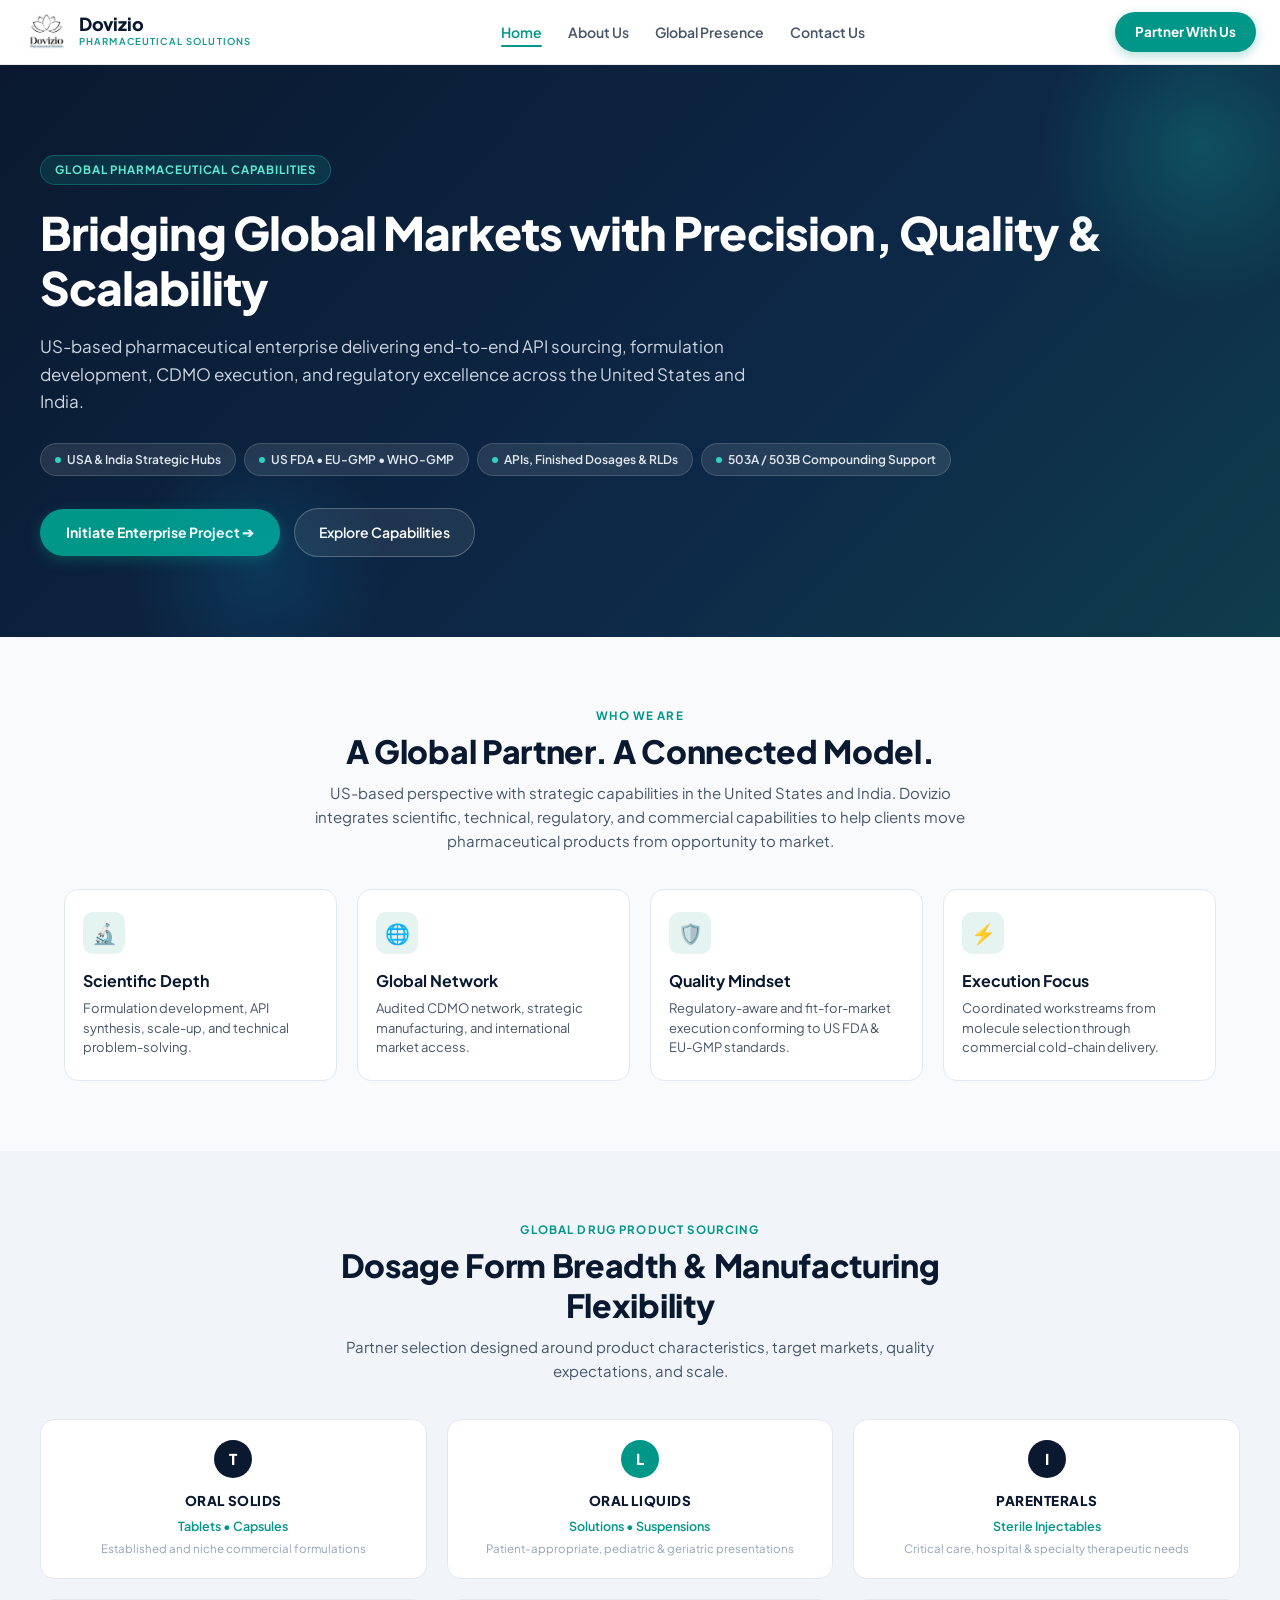
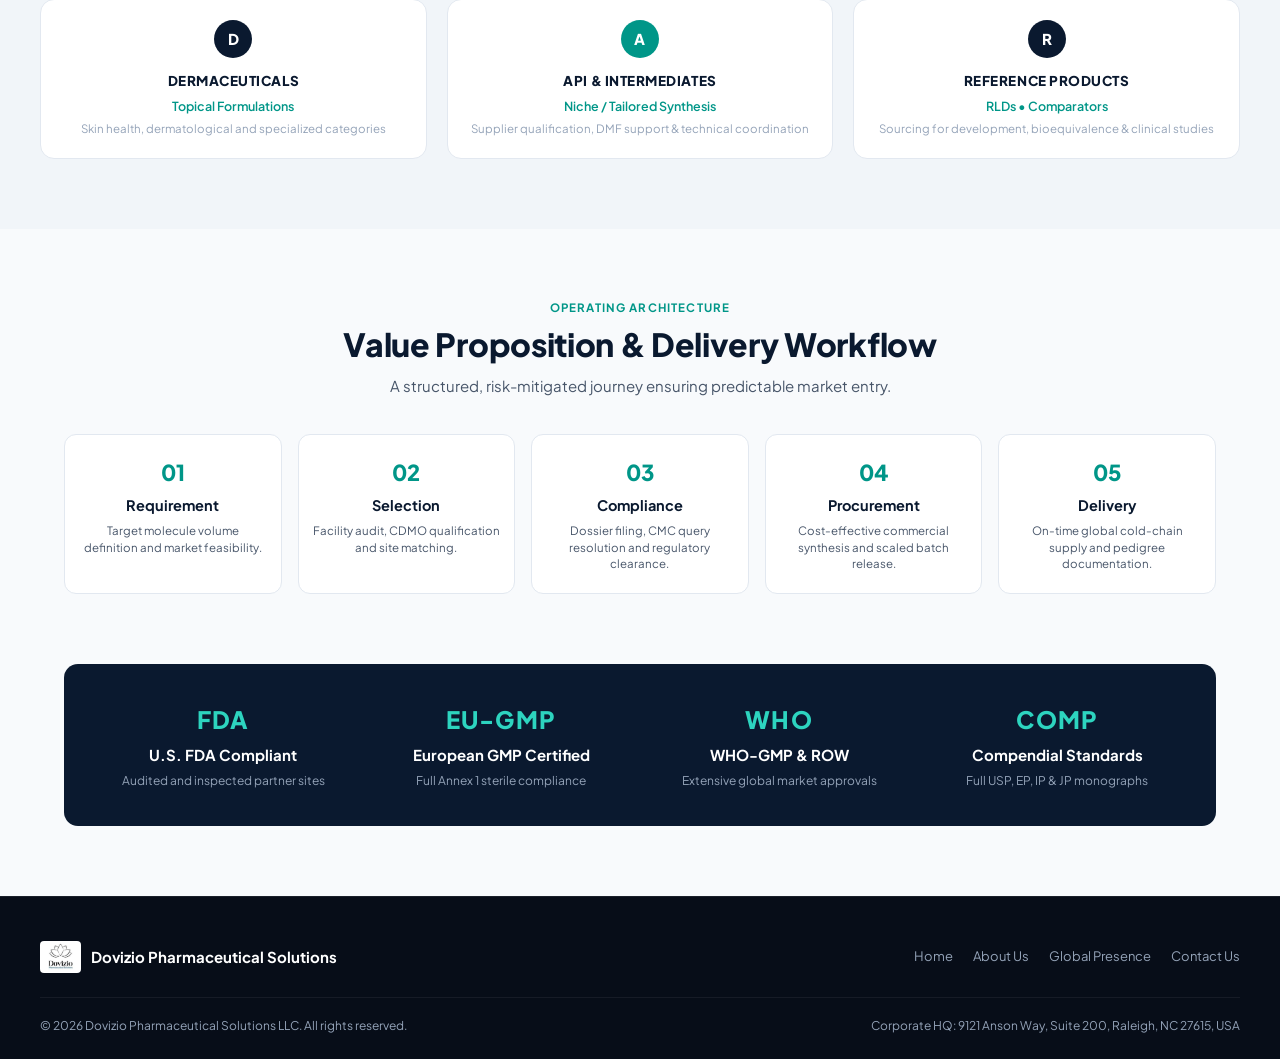
<file: index.html>
<!DOCTYPE html>
<html lang="en">
<head>
  <meta charset="UTF-8">
  <meta name="viewport" content="width=device-width, initial-scale=1.0, maximum-scale=5.0">
  <title>Dovizio Pharmaceutical Solutions — Precision, Quality & Scalability</title>
  <link rel="preconnect" href="https://fonts.googleapis.com">
  <link rel="preconnect" href="https://fonts.gstatic.com" crossorigin>
  <link href="https://fonts.googleapis.com/css2?family=Plus+Jakarta+Sans:wght@300;400;500;600;700;800&display=swap" rel="stylesheet">
  <link rel="stylesheet" href="css/styles.css">
  <link rel="icon" type="image/png" href="assets/logo.png">
</head>
<body>

  <!-- Global Header Navigation -->
  <nav class="site-nav">
    <div class="site-logo">
      <a href="home.html" class="site-logo-link">
        <img src="assets/logo.png" alt="Dovizio Logo" class="logo-img">
        <div class="logo-text-wrap">
          <span class="logo-brand-name">Dovizio</span>
          <span class="logo-sub-name">Pharmaceutical Solutions</span>
        </div>
      </a>
    </div>

    <!-- Desktop Navigation Links -->
    <ul class="nav-links">
      <li><a href="home.html" class="active">Home</a></li>
      <li><a href="about.html">About Us</a></li>
      <li><a href="global-presence.html">Global Presence</a></li>
      <li><a href="contact.html">Contact Us</a></li>
    </ul>

    <!-- Action & Hamburger Toggle -->
    <div class="nav-actions">
      <a href="contact.html" class="nav-cta nav-cta-desktop">Partner With Us</a>
      <button class="mobile-menu-btn" id="mobileMenuBtn" aria-label="Toggle navigation menu" onclick="toggleMobileMenu()">
        <span class="bar bar1"></span>
        <span class="bar bar2"></span>
        <span class="bar bar3"></span>
      </button>
    </div>
  </nav>

  <!-- Mobile & Tablet Slide-Down Menu Drawer -->
  <div id="mobileMenuDrawer" class="mobile-menu-drawer">
    <div class="mobile-menu-inner">
      <ul class="mobile-nav-links">
        <li><a href="home.html" class="active"><span class="icon">🏠</span> Home</a></li>
        <li><a href="about.html"><span class="icon">🏢</span> About Us</a></li>
        <li><a href="global-presence.html"><span class="icon">🌐</span> Global Presence</a></li>
        <li><a href="contact.html"><span class="icon">✉️</span> Contact Us</a></li>
      </ul>
      <div class="mobile-drawer-cta">
        <a href="contact.html" class="btn-primary" style="width:100%; justify-content:center; padding:12px; font-size:14px;">
          Partner With Us ➔
        </a>
      </div>
      <div class="mobile-drawer-info">
        <div class="mobile-info-item">
          <span class="mobile-info-label">Corporate HQ:</span>
          <span class="mobile-info-val">Raleigh, NC, USA</span>
        </div>
        <div class="mobile-info-item">
          <span class="mobile-info-label">Inquiries:</span>
          <a href="mailto:bd@doviziopharma.com" class="mobile-info-val text-teal">bd@doviziopharma.com</a>
        </div>
        <div class="mobile-info-item">
          <span class="mobile-info-label">Call / WhatsApp:</span>
          <a href="tel:+919979895682" class="mobile-info-val">+91-9979895682</a>
        </div>
      </div>
    </div>
  </div>

  <!-- Hero Section -->
  <section class="hero-section">
    <div class="hero-glow-1"></div>
    <div class="hero-glow-2"></div>
    <div style="max-width: 1200px; margin: 0 auto; width: 100%;">
      <div class="hero-tag">Global Pharmaceutical Capabilities</div>
      <h1 class="hero-title">
        Bridging Global Markets with Precision, Quality & Scalability
      </h1>
      <p class="hero-subtitle">
        US-based pharmaceutical enterprise delivering end-to-end API sourcing, formulation development, CDMO execution, and regulatory excellence across the United States and India.
      </p>
      <div class="hero-pills">
        <div class="hero-pill"><span class="dot"></span> USA & India Strategic Hubs</div>
        <div class="hero-pill"><span class="dot"></span> US FDA • EU-GMP • WHO-GMP</div>
        <div class="hero-pill"><span class="dot"></span> APIs, Finished Dosages & RLDs</div>
        <div class="hero-pill"><span class="dot"></span> 503A / 503B Compounding Support</div>
      </div>
      <div class="hero-buttons">
        <a href="contact.html" class="btn-primary">Initiate Enterprise Project ➔</a>
        <a href="about.html" class="btn-outline-white">Explore Capabilities</a>
      </div>
    </div>
  </section>

  <!-- Strategic Pillars (Slide 2) -->
  <section class="section-wrap" style="max-width: 1200px; margin: 0 auto;">
    <div class="section-header">
      <div class="section-subtitle">Who We Are</div>
      <h2 class="section-title">A Global Partner. A Connected Model.</h2>
      <p class="section-desc">
        US-based perspective with strategic capabilities in the United States and India. Dovizio integrates scientific, technical, regulatory, and commercial capabilities to help clients move pharmaceutical products from opportunity to market.
      </p>
    </div>
    <div class="pillars-grid">
      <div class="pillar-card">
        <div class="pillar-icon-box">🔬</div>
        <div class="pillar-title">Scientific Depth</div>
        <p class="pillar-desc">Formulation development, API synthesis, scale-up, and technical problem-solving.</p>
      </div>
      <div class="pillar-card">
        <div class="pillar-icon-box">🌐</div>
        <div class="pillar-title">Global Network</div>
        <p class="pillar-desc">Audited CDMO network, strategic manufacturing, and international market access.</p>
      </div>
      <div class="pillar-card">
        <div class="pillar-icon-box">🛡️</div>
        <div class="pillar-title">Quality Mindset</div>
        <p class="pillar-desc">Regulatory-aware and fit-for-market execution conforming to US FDA & EU-GMP standards.</p>
      </div>
      <div class="pillar-card">
        <div class="pillar-icon-box">⚡</div>
        <div class="pillar-title">Execution Focus</div>
        <p class="pillar-desc">Coordinated workstreams from molecule selection through commercial cold-chain delivery.</p>
      </div>
    </div>
  </section>

  <!-- Dosage Form Breadth & Manufacturing Flexibility (Slide 8) -->
  <section class="section-wrap alt-bg">
    <div style="max-width: 1200px; margin: 0 auto;">
      <div class="section-header">
        <div class="section-subtitle">Global Drug Product Sourcing</div>
        <h2 class="section-title">Dosage Form Breadth & Manufacturing Flexibility</h2>
        <p class="section-desc">Partner selection designed around product characteristics, target markets, quality expectations, and scale.</p>
      </div>
      <div class="dosage-grid">
        <div class="dosage-card" id="dosage-osd" onclick="selectDosageForm('osd')">
          <div class="dosage-letter">T</div>
          <div class="dosage-name">Oral Solids</div>
          <div class="dosage-type">Tablets • Capsules</div>
          <div class="dosage-sub">Established and niche commercial formulations</div>
        </div>
        <div class="dosage-card" id="dosage-liq" onclick="selectDosageForm('liq')">
          <div class="dosage-letter accent">L</div>
          <div class="dosage-name">Oral Liquids</div>
          <div class="dosage-type">Solutions • Suspensions</div>
          <div class="dosage-sub">Patient-appropriate, pediatric & geriatric presentations</div>
        </div>
        <div class="dosage-card" id="dosage-par" onclick="selectDosageForm('par')">
          <div class="dosage-letter">I</div>
          <div class="dosage-name">Parenterals</div>
          <div class="dosage-type">Sterile Injectables</div>
          <div class="dosage-sub">Critical care, hospital & specialty therapeutic needs</div>
        </div>
        <div class="dosage-card" id="dosage-der" onclick="selectDosageForm('der')">
          <div class="dosage-letter">D</div>
          <div class="dosage-name">Dermaceuticals</div>
          <div class="dosage-type">Topical Formulations</div>
          <div class="dosage-sub">Skin health, dermatological and specialized categories</div>
        </div>
        <div class="dosage-card" id="dosage-api" onclick="selectDosageForm('api')">
          <div class="dosage-letter accent">A</div>
          <div class="dosage-name">API & Intermediates</div>
          <div class="dosage-type">Niche / Tailored Synthesis</div>
          <div class="dosage-sub">Supplier qualification, DMF support & technical coordination</div>
        </div>
        <div class="dosage-card" id="dosage-ref" onclick="selectDosageForm('ref')">
          <div class="dosage-letter">R</div>
          <div class="dosage-name">Reference Products</div>
          <div class="dosage-type">RLDs • Comparators</div>
          <div class="dosage-sub">Sourcing for development, bioequivalence & clinical studies</div>
        </div>
      </div>
    </div>
  </section>

  <!-- 5-Stage Value Proposition Workflow (Slide 14) -->
  <section class="section-wrap" style="max-width: 1200px; margin: 0 auto;">
    <div class="section-header">
      <div class="section-subtitle">Operating Architecture</div>
      <h2 class="section-title">Value Proposition & Delivery Workflow</h2>
      <p class="section-desc">A structured, risk-mitigated journey ensuring predictable market entry.</p>
    </div>
    <div class="workflow-row">
      <div class="workflow-step">
        <div class="workflow-num">01</div>
        <div class="workflow-label">Requirement</div>
        <p class="workflow-desc">Target molecule volume definition and market feasibility.</p>
      </div>
      <div class="workflow-step">
        <div class="workflow-num">02</div>
        <div class="workflow-label">Selection</div>
        <p class="workflow-desc">Facility audit, CDMO qualification and site matching.</p>
      </div>
      <div class="workflow-step">
        <div class="workflow-num">03</div>
        <div class="workflow-label">Compliance</div>
        <p class="workflow-desc">Dossier filing, CMC query resolution and regulatory clearance.</p>
      </div>
      <div class="workflow-step">
        <div class="workflow-num">04</div>
        <div class="workflow-label">Procurement</div>
        <p class="workflow-desc">Cost-effective commercial synthesis and scaled batch release.</p>
      </div>
      <div class="workflow-step">
        <div class="workflow-num">05</div>
        <div class="workflow-label">Delivery</div>
        <p class="workflow-desc">On-time global cold-chain supply and pedigree documentation.</p>
      </div>
    </div>
  </section>

  <!-- Global Compliance Strip (Slide 12) -->
  <section style="max-width: 1200px; margin: 0 auto clamp(40px, 6vw, 70px); padding: 0 clamp(16px, 4vw, 24px);">
    <div class="compliance-strip">
      <div>
        <div class="compliance-badge-name">FDA</div>
        <div class="compliance-badge-title">U.S. FDA Compliant</div>
        <div class="compliance-badge-desc">Audited and inspected partner sites</div>
      </div>
      <div>
        <div class="compliance-badge-name">EU-GMP</div>
        <div class="compliance-badge-title">European GMP Certified</div>
        <div class="compliance-badge-desc">Full Annex 1 sterile compliance</div>
      </div>
      <div>
        <div class="compliance-badge-name">WHO</div>
        <div class="compliance-badge-title">WHO-GMP & ROW</div>
        <div class="compliance-badge-desc">Extensive global market approvals</div>
      </div>
      <div>
        <div class="compliance-badge-name">COMP</div>
        <div class="compliance-badge-title">Compendial Standards</div>
        <div class="compliance-badge-desc">Full USP, EP, IP & JP monographs</div>
      </div>
    </div>
  </section>

  <!-- Footer -->
  <footer class="site-footer">
    <div style="max-width: 1200px; margin: 0 auto;">
      <div class="footer-top">
        <div class="footer-brand">
          <img src="assets/logo.png" alt="Dovizio">
          <span style="font-weight:700; color:#fff; font-size:15px;">Dovizio Pharmaceutical Solutions</span>
        </div>
        <ul class="footer-links">
          <li><a href="home.html">Home</a></li>
          <li><a href="about.html">About Us</a></li>
          <li><a href="global-presence.html">Global Presence</a></li>
          <li><a href="contact.html">Contact Us</a></li>
        </ul>
      </div>
      <div class="footer-bottom">
        <span>© 2026 Dovizio Pharmaceutical Solutions LLC. All rights reserved.</span>
        <span>Corporate HQ: 9121 Anson Way, Suite 200, Raleigh, NC 27615, USA</span>
      </div>
    </div>
  </footer>

  <script src="js/main.js"></script>
</body>
</html>
</file>
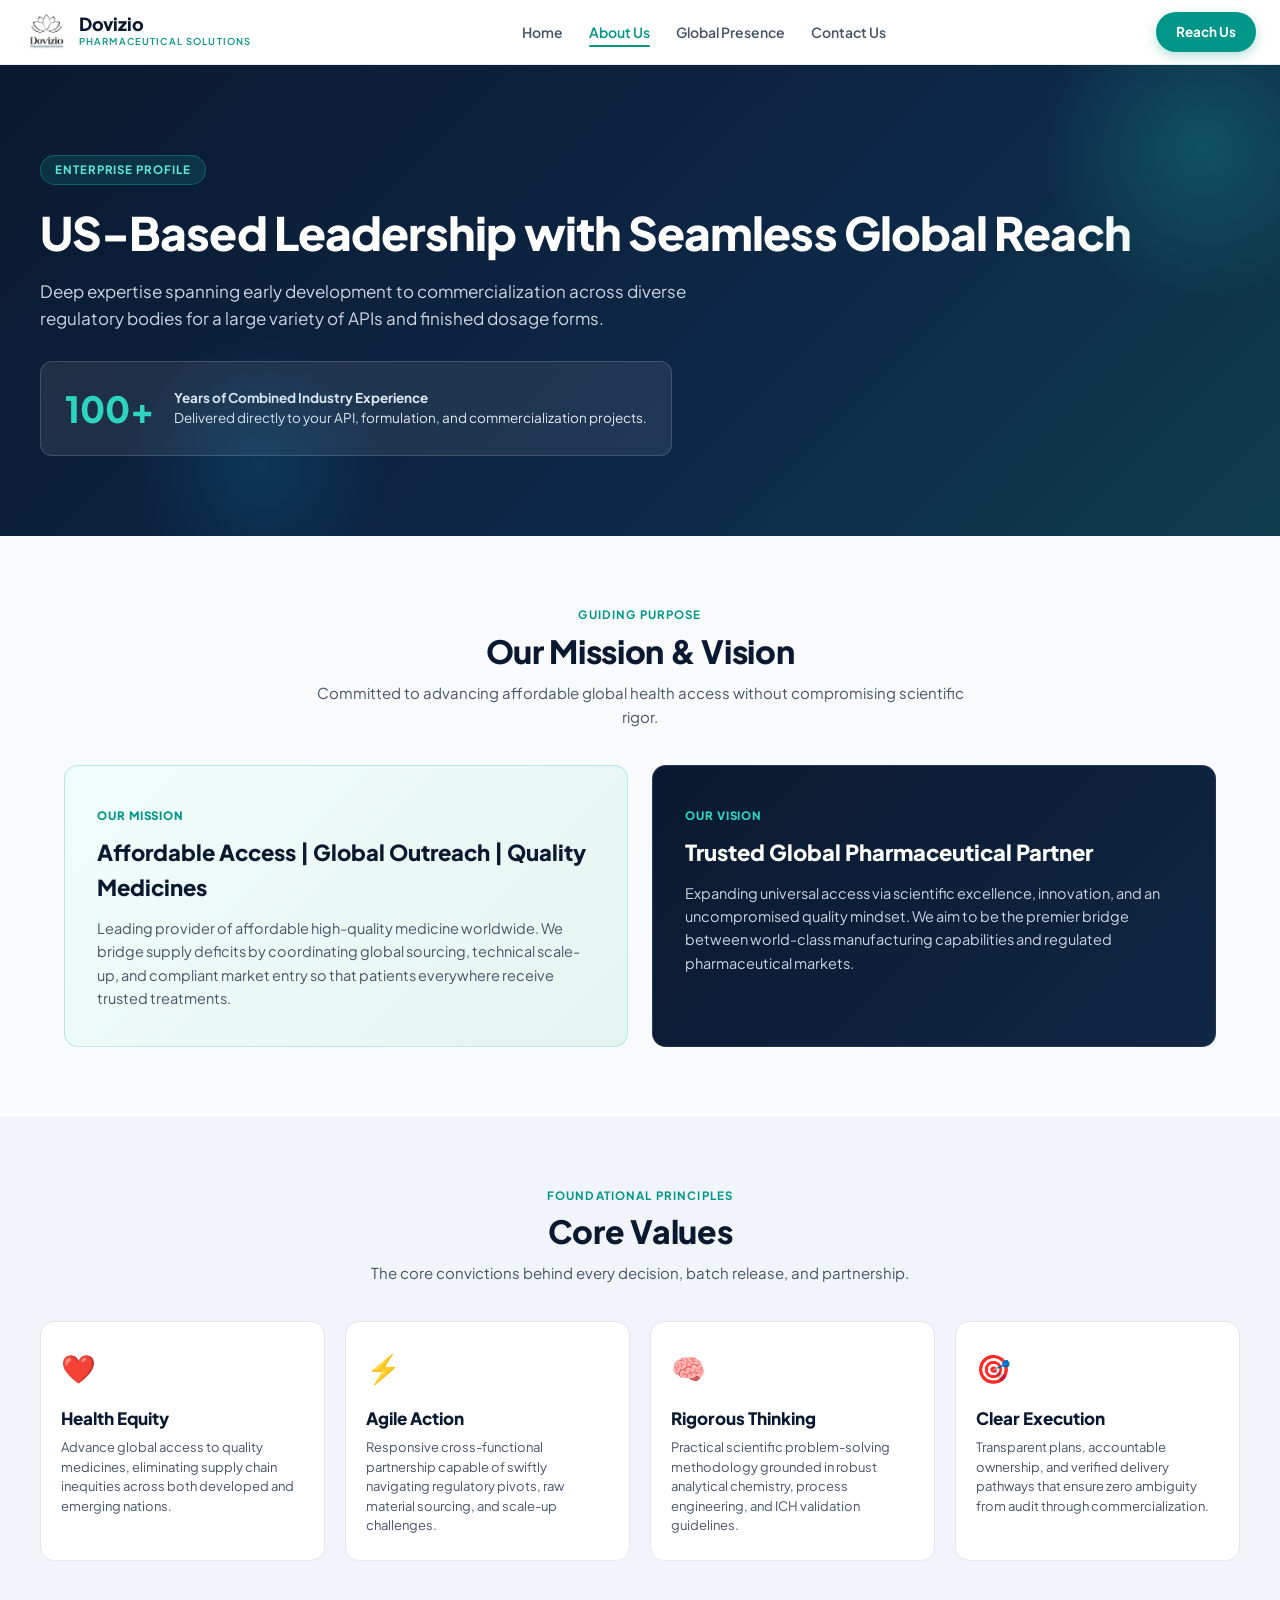
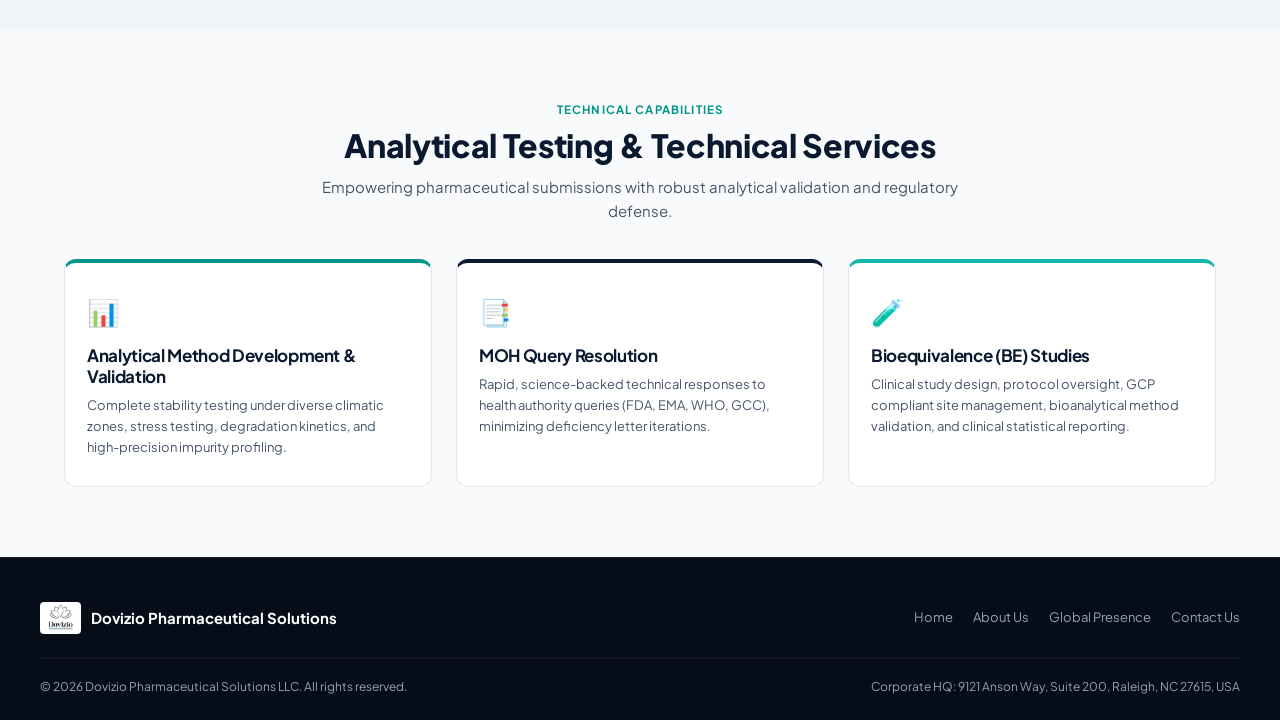
<file: about.html>
<!DOCTYPE html>
<html lang="en">
<head>
  <meta charset="UTF-8">
  <meta name="viewport" content="width=device-width, initial-scale=1.0, maximum-scale=5.0">
  <title>About Us — Dovizio Pharmaceutical Solutions</title>
  <link rel="preconnect" href="https://fonts.googleapis.com">
  <link rel="preconnect" href="https://fonts.gstatic.com" crossorigin>
  <link href="https://fonts.googleapis.com/css2?family=Plus+Jakarta+Sans:wght@300;400;500;600;700;800&display=swap" rel="stylesheet">
  <link rel="stylesheet" href="css/styles.css">
  <link rel="icon" type="image/png" href="assets/logo.png">
</head>
<body>

  <!-- Global Header Navigation -->
  <nav class="site-nav">
    <div class="site-logo">
      <a href="home.html" class="site-logo-link">
        <img src="assets/logo.png" alt="Dovizio Logo" class="logo-img">
        <div class="logo-text-wrap">
          <span class="logo-brand-name">Dovizio</span>
          <span class="logo-sub-name">Pharmaceutical Solutions</span>
        </div>
      </a>
    </div>

    <!-- Desktop Navigation Links -->
    <ul class="nav-links">
      <li><a href="home.html">Home</a></li>
      <li><a href="about.html" class="active">About Us</a></li>
      <li><a href="global-presence.html">Global Presence</a></li>
      <li><a href="contact.html">Contact Us</a></li>
    </ul>

    <!-- Action & Hamburger Toggle -->
    <div class="nav-actions">
      <a href="contact.html" class="nav-cta nav-cta-desktop">Reach Us</a>
      <button class="mobile-menu-btn" id="mobileMenuBtn" aria-label="Toggle navigation menu" onclick="toggleMobileMenu()">
        <span class="bar bar1"></span>
        <span class="bar bar2"></span>
        <span class="bar bar3"></span>
      </button>
    </div>
  </nav>

  <!-- Mobile & Tablet Slide-Down Menu Drawer -->
  <div id="mobileMenuDrawer" class="mobile-menu-drawer">
    <div class="mobile-menu-inner">
      <ul class="mobile-nav-links">
        <li><a href="home.html"><span class="icon">🏠</span> Home</a></li>
        <li><a href="about.html" class="active"><span class="icon">🏢</span> About Us</a></li>
        <li><a href="global-presence.html"><span class="icon">🌐</span> Global Presence</a></li>
        <li><a href="contact.html"><span class="icon">✉️</span> Contact Us</a></li>
      </ul>
      <div class="mobile-drawer-cta">
        <a href="contact.html" class="btn-primary" style="width:100%; justify-content:center; padding:12px; font-size:14px;">
          Reach Us ➔
        </a>
      </div>
      <div class="mobile-drawer-info">
        <div class="mobile-info-item">
          <span class="mobile-info-label">Corporate HQ:</span>
          <span class="mobile-info-val">Raleigh, NC, USA</span>
        </div>
        <div class="mobile-info-item">
          <span class="mobile-info-label">Inquiries:</span>
          <a href="mailto:bd@doviziopharma.com" class="mobile-info-val text-teal">bd@doviziopharma.com</a>
        </div>
        <div class="mobile-info-item">
          <span class="mobile-info-label">Call / WhatsApp:</span>
          <a href="tel:+919979895682" class="mobile-info-val">+91-9979895682</a>
        </div>
      </div>
    </div>
  </div>

  <!-- About Hero Banner (Slide 5) -->
  <section class="hero-section">
    <div class="hero-glow-1"></div>
    <div class="hero-glow-2"></div>
    <div style="max-width: 1200px; margin: 0 auto; width: 100%;">
      <div class="hero-tag">Enterprise Profile</div>
      <h1 class="hero-title">
        US-Based Leadership with Seamless Global Reach
      </h1>
      <p class="hero-subtitle">
        Deep expertise spanning early development to commercialization across diverse regulatory bodies for a large variety of APIs and finished dosage forms.
      </p>
      <div style="background:rgba(255,255,255,0.08); border-radius:12px; padding: clamp(14px, 3vw, 18px) clamp(16px, 3vw, 24px); display:inline-flex; align-items:center; gap: clamp(12px, 3vw, 20px); border:1px solid rgba(255,255,255,0.15); flex-wrap: wrap;">
        <span style="font-size: clamp(28px, 5vw, 36px); font-weight:900; color:#2dd4bf;">100+</span>
        <div style="font-size:13.5px; color:#e2e8f0; line-height:1.5;">
          <strong>Years of Combined Industry Experience</strong><br>
          Delivered directly to your API, formulation, and commercialization projects.
        </div>
      </div>
    </div>
  </section>

  <!-- Guiding Purpose: Mission & Vision (Slide 3) -->
  <section class="section-wrap" style="max-width: 1200px; margin: 0 auto;">
    <div class="section-header">
      <div class="section-subtitle">Guiding Purpose</div>
      <h2 class="section-title">Our Mission & Vision</h2>
      <p class="section-desc">Committed to advancing affordable global health access without compromising scientific rigor.</p>
    </div>
    <div class="mv-grid">
      <div class="mv-card mission">
        <span class="mv-tag">Our Mission</span>
        <div class="mv-headline">Affordable Access | Global Outreach | Quality Medicines</div>
        <p class="mv-text">
          Leading provider of affordable high-quality medicine worldwide. We bridge supply deficits by coordinating global sourcing, technical scale-up, and compliant market entry so that patients everywhere receive trusted treatments.
        </p>
      </div>
      <div class="mv-card vision">
        <span class="mv-tag">Our Vision</span>
        <div class="mv-headline">Trusted Global Pharmaceutical Partner</div>
        <p class="mv-text">
          Expanding universal access via scientific excellence, innovation, and an uncompromised quality mindset. We aim to be the premier bridge between world-class manufacturing capabilities and regulated pharmaceutical markets.
        </p>
      </div>
    </div>
  </section>

  <!-- Foundational Principles: Core Values (Slide 4) -->
  <section class="section-wrap alt-bg">
    <div style="max-width: 1200px; margin: 0 auto;">
      <div class="section-header">
        <div class="section-subtitle">Foundational Principles</div>
        <h2 class="section-title">Core Values</h2>
        <p class="section-desc">The core convictions behind every decision, batch release, and partnership.</p>
      </div>
      <div class="values-grid">
        <div class="value-card">
          <span class="value-icon">❤️</span>
          <div class="value-name">Health Equity</div>
          <p class="value-desc">Advance global access to quality medicines, eliminating supply chain inequities across both developed and emerging nations.</p>
        </div>
        <div class="value-card">
          <span class="value-icon">⚡</span>
          <div class="value-name">Agile Action</div>
          <p class="value-desc">Responsive cross-functional partnership capable of swiftly navigating regulatory pivots, raw material sourcing, and scale-up challenges.</p>
        </div>
        <div class="value-card">
          <span class="value-icon">🧠</span>
          <div class="value-name">Rigorous Thinking</div>
          <p class="value-desc">Practical scientific problem-solving methodology grounded in robust analytical chemistry, process engineering, and ICH validation guidelines.</p>
        </div>
        <div class="value-card">
          <span class="value-icon">🎯</span>
          <div class="value-name">Clear Execution</div>
          <p class="value-desc">Transparent plans, accountable ownership, and verified delivery pathways that ensure zero ambiguity from audit through commercialization.</p>
        </div>
      </div>
    </div>
  </section>

  <!-- Technical Capabilities: Analytical Testing (Slide 13) -->
  <section class="section-wrap" style="max-width: 1200px; margin: 0 auto;">
    <div class="section-header">
      <div class="section-subtitle">Technical Capabilities</div>
      <h2 class="section-title">Analytical Testing & Technical Services</h2>
      <p class="section-desc">Empowering pharmaceutical submissions with robust analytical validation and regulatory defense.</p>
    </div>
    <div class="tech-caps-grid">
      <div class="tech-caps-card">
        <div style="font-size:26px; margin-bottom:12px;">📊</div>
        <h3 style="font-size:17px; color:var(--navy-dark); margin-bottom:8px;">Analytical Method Development & Validation</h3>
        <p style="font-size:13px; color:var(--text-secondary); line-height:1.6;">
          Complete stability testing under diverse climatic zones, stress testing, degradation kinetics, and high-precision impurity profiling.
        </p>
      </div>
      <div class="tech-caps-card" style="border-top-color: var(--navy-dark);">
        <div style="font-size:26px; margin-bottom:12px;">📑</div>
        <h3 style="font-size:17px; color:var(--navy-dark); margin-bottom:8px;">MOH Query Resolution</h3>
        <p style="font-size:13px; color:var(--text-secondary); line-height:1.6;">
          Rapid, science-backed technical responses to health authority queries (FDA, EMA, WHO, GCC), minimizing deficiency letter iterations.
        </p>
      </div>
      <div class="tech-caps-card" style="border-top-color: var(--teal-light);">
        <div style="font-size:26px; margin-bottom:12px;">🧪</div>
        <h3 style="font-size:17px; color:var(--navy-dark); margin-bottom:8px;">Bioequivalence (BE) Studies</h3>
        <p style="font-size:13px; color:var(--text-secondary); line-height:1.6;">
          Clinical study design, protocol oversight, GCP compliant site management, bioanalytical method validation, and clinical statistical reporting.
        </p>
      </div>
    </div>
  </section>

  <!-- Footer -->
  <footer class="site-footer">
    <div style="max-width: 1200px; margin: 0 auto;">
      <div class="footer-top">
        <div class="footer-brand">
          <img src="assets/logo.png" alt="Dovizio">
          <span style="font-weight:700; color:#fff; font-size:15px;">Dovizio Pharmaceutical Solutions</span>
        </div>
        <ul class="footer-links">
          <li><a href="home.html">Home</a></li>
          <li><a href="about.html">About Us</a></li>
          <li><a href="global-presence.html">Global Presence</a></li>
          <li><a href="contact.html">Contact Us</a></li>
        </ul>
      </div>
      <div class="footer-bottom">
        <span>© 2026 Dovizio Pharmaceutical Solutions LLC. All rights reserved.</span>
        <span>Corporate HQ: 9121 Anson Way, Suite 200, Raleigh, NC 27615, USA</span>
      </div>
    </div>
  </footer>

  <script src="js/main.js"></script>
</body>
</html>
</file>
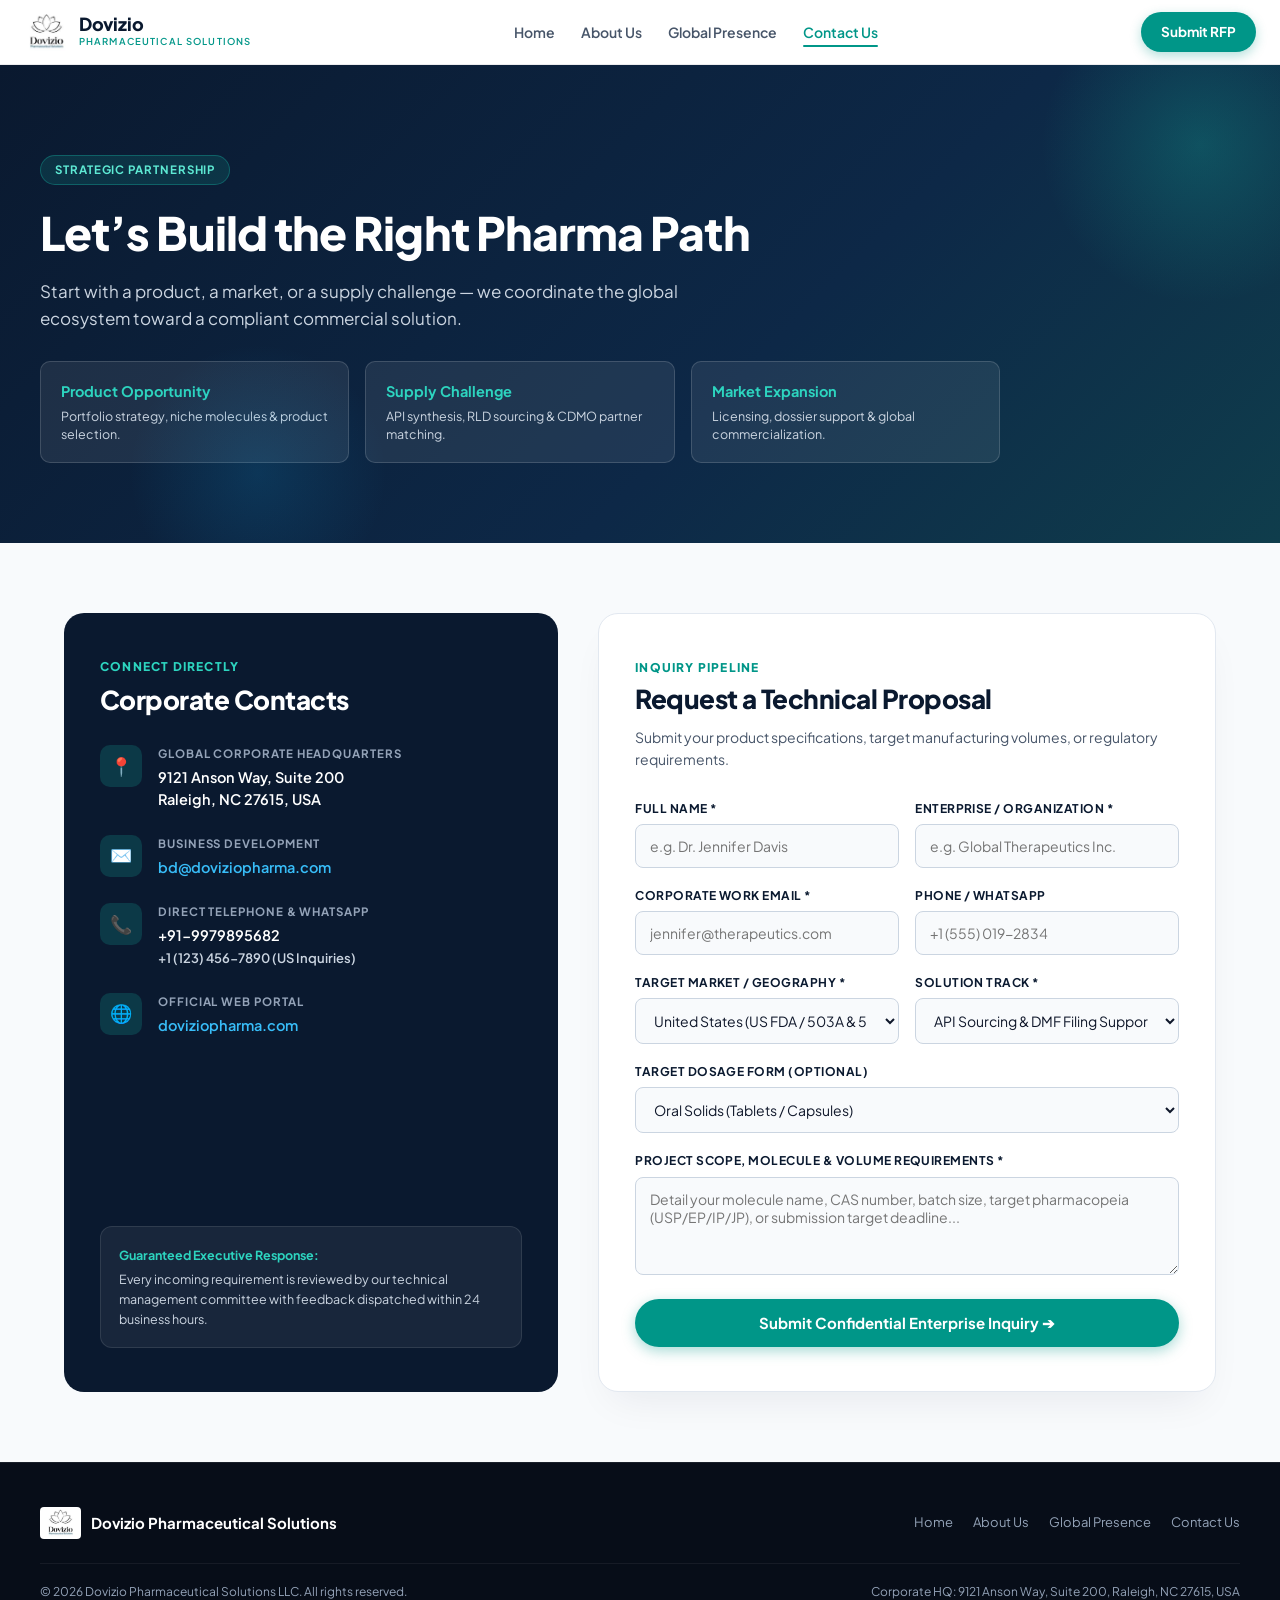
<file: contact.html>
<!DOCTYPE html>
<html lang="en">
<head>
  <meta charset="UTF-8">
  <meta name="viewport" content="width=device-width, initial-scale=1.0, maximum-scale=5.0">
  <title>Contact Us — Dovizio Pharmaceutical Solutions</title>
  <link rel="preconnect" href="https://fonts.googleapis.com">
  <link rel="preconnect" href="https://fonts.gstatic.com" crossorigin>
  <link href="https://fonts.googleapis.com/css2?family=Plus+Jakarta+Sans:wght@300;400;500;600;700;800&display=swap" rel="stylesheet">
  <link rel="stylesheet" href="css/styles.css">
  <link rel="icon" type="image/png" href="assets/logo.png">
</head>
<body>

  <!-- Global Header Navigation -->
  <nav class="site-nav">
    <div class="site-logo">
      <a href="home.html" class="site-logo-link">
        <img src="assets/logo.png" alt="Dovizio Logo" class="logo-img">
        <div class="logo-text-wrap">
          <span class="logo-brand-name">Dovizio</span>
          <span class="logo-sub-name">Pharmaceutical Solutions</span>
        </div>
      </a>
    </div>

    <!-- Desktop Navigation Links -->
    <ul class="nav-links">
      <li><a href="home.html">Home</a></li>
      <li><a href="about.html">About Us</a></li>
      <li><a href="global-presence.html">Global Presence</a></li>
      <li><a href="contact.html" class="active">Contact Us</a></li>
    </ul>

    <!-- Action & Hamburger Toggle -->
    <div class="nav-actions">
      <a href="#inquiryForm" class="nav-cta nav-cta-desktop">Submit RFP</a>
      <button class="mobile-menu-btn" id="mobileMenuBtn" aria-label="Toggle navigation menu" onclick="toggleMobileMenu()">
        <span class="bar bar1"></span>
        <span class="bar bar2"></span>
        <span class="bar bar3"></span>
      </button>
    </div>
  </nav>

  <!-- Mobile & Tablet Slide-Down Menu Drawer -->
  <div id="mobileMenuDrawer" class="mobile-menu-drawer">
    <div class="mobile-menu-inner">
      <ul class="mobile-nav-links">
        <li><a href="home.html"><span class="icon">🏠</span> Home</a></li>
        <li><a href="about.html"><span class="icon">🏢</span> About Us</a></li>
        <li><a href="global-presence.html"><span class="icon">🌐</span> Global Presence</a></li>
        <li><a href="contact.html" class="active"><span class="icon">✉️</span> Contact Us</a></li>
      </ul>
      <div class="mobile-drawer-cta">
        <a href="#inquiryForm" class="btn-primary" style="width:100%; justify-content:center; padding:12px; font-size:14px;" onclick="closeMobileMenu()">
          Submit Confidential RFP ➔
        </a>
      </div>
      <div class="mobile-drawer-info">
        <div class="mobile-info-item">
          <span class="mobile-info-label">Corporate HQ:</span>
          <span class="mobile-info-val">Raleigh, NC, USA</span>
        </div>
        <div class="mobile-info-item">
          <span class="mobile-info-label">Inquiries:</span>
          <a href="mailto:bd@doviziopharma.com" class="mobile-info-val text-teal">bd@doviziopharma.com</a>
        </div>
        <div class="mobile-info-item">
          <span class="mobile-info-label">Call / WhatsApp:</span>
          <a href="tel:+919979895682" class="mobile-info-val">+91-9979895682</a>
        </div>
      </div>
    </div>
  </div>

  <!-- Contact Hero Banner (Slide 15) -->
  <section class="hero-section">
    <div class="hero-glow-1"></div>
    <div class="hero-glow-2"></div>
    <div style="max-width: 1200px; margin: 0 auto; width: 100%;">
      <div class="hero-tag">Strategic Partnership</div>
      <h1 class="hero-title">
        Let’s Build the Right Pharma Path
      </h1>
      <p class="hero-subtitle">
        Start with a product, a market, or a supply challenge — we coordinate the global ecosystem toward a compliant commercial solution.
      </p>
      
      <!-- 3 Strategic Engagement Drivers (Slide 15) -->
      <div class="drivers-grid">
        <div style="background:rgba(255,255,255,0.08); border-radius:10px; padding:18px 20px; border:1px solid rgba(255,255,255,0.15);">
          <div style="color:#2dd4bf; font-weight:700; font-size:14.5px; margin-bottom:4px;">Product Opportunity</div>
          <p style="color:#cbd5e1; font-size:12.5px; line-height:1.5;">Portfolio strategy, niche molecules & product selection.</p>
        </div>
        <div style="background:rgba(255,255,255,0.08); border-radius:10px; padding:18px 20px; border:1px solid rgba(255,255,255,0.15);">
          <div style="color:#2dd4bf; font-weight:700; font-size:14.5px; margin-bottom:4px;">Supply Challenge</div>
          <p style="color:#cbd5e1; font-size:12.5px; line-height:1.5;">API synthesis, RLD sourcing & CDMO partner matching.</p>
        </div>
        <div style="background:rgba(255,255,255,0.08); border-radius:10px; padding:18px 20px; border:1px solid rgba(255,255,255,0.15);">
          <div style="color:#2dd4bf; font-weight:700; font-size:14.5px; margin-bottom:4px;">Market Expansion</div>
          <p style="color:#cbd5e1; font-size:12.5px; line-height:1.5;">Licensing, dossier support & global commercialization.</p>
        </div>
      </div>
    </div>
  </section>

  <!-- Contact Form & Headquarters Details -->
  <section class="section-wrap" style="max-width: 1200px; margin: 0 auto;" id="inquiryForm">
    <div class="contact-layout">

      <!-- Corporate Information Panel -->
      <div class="contact-info-panel">
        <div>
          <div style="font-size:12px; font-weight:800; color:#2dd4bf; text-transform:uppercase; letter-spacing:0.1em; margin-bottom:8px;">Connect Directly</div>
          <h2 style="color:#ffffff; font-size: clamp(22px, 3vw, 26px); font-weight:800; margin-bottom:28px;">Corporate Contacts</h2>

          <div class="contact-item">
            <div class="contact-icon-box">📍</div>
            <div>
              <div class="contact-item-title">Global Corporate Headquarters</div>
              <div class="contact-item-value">
                9121 Anson Way, Suite 200<br>
                Raleigh, NC 27615, USA
              </div>
            </div>
          </div>

          <div class="contact-item">
            <div class="contact-icon-box">✉️</div>
            <div>
              <div class="contact-item-title">Business Development</div>
              <div class="contact-item-value">
                <a href="mailto:bd@doviziopharma.com" class="contact-email-link">bd@doviziopharma.com</a>
              </div>
            </div>
          </div>

          <div class="contact-item">
            <div class="contact-icon-box">📞</div>
            <div>
              <div class="contact-item-title">Direct Telephone & WhatsApp</div>
              <div class="contact-item-value">
                <a href="tel:+919979895682" style="color:#fff;">+91-9979895682</a><br>
                <a href="tel:+1123456789" style="color:#cbd5e1; font-size:13px;">+1 (123) 456-7890 (US Inquiries)</a>
              </div>
            </div>
          </div>

          <div class="contact-item">
            <div class="contact-icon-box">🌐</div>
            <div>
              <div class="contact-item-title">Official Web Portal</div>
              <div class="contact-item-value">
                <a href="https://doviziopharma.com" target="_blank" class="contact-email-link">doviziopharma.com</a>
              </div>
            </div>
          </div>
        </div>

        <div style="background:rgba(255,255,255,0.06); border-radius:12px; padding:18px; margin-top:28px; font-size:12.5px; color:#cbd5e1; border:1px solid rgba(255,255,255,0.1);">
          <strong style="color:#2dd4bf; display:block; margin-bottom:4px;">Guaranteed Executive Response:</strong>
          Every incoming requirement is reviewed by our technical management committee with feedback dispatched within 24 business hours.
        </div>
      </div>

      <!-- RFP & Partnership Request Form -->
      <div class="contact-form-panel">
        <div style="font-size:12px; font-weight:800; color:var(--teal-primary); text-transform:uppercase; letter-spacing:0.1em; margin-bottom:6px;">Inquiry Pipeline</div>
        <h2 style="color:var(--navy-dark); font-size: clamp(22px, 3vw, 26px); font-weight:800; margin-bottom:10px;">Request a Technical Proposal</h2>
        <p style="font-size:14px; color:var(--text-secondary); margin-bottom:28px;">
          Submit your product specifications, target manufacturing volumes, or regulatory requirements.
        </p>

        <form id="rfpInquiryForm" action="https://formsubmit.co/bd@doviziopharma.com" method="POST" onsubmit="handleInquirySubmit(event)">
          <input type="hidden" name="_subject" id="formSubject" value="New Dovizio Technical Proposal Inquiry">
          <input type="hidden" name="_template" value="table">
          <input type="hidden" name="_captcha" value="false">
          <input type="hidden" name="_replyto" id="formReplyTo" value="bd@doviziopharma.com">
          <div class="form-row">
            <div class="form-group">
              <label class="form-label">Full Name *</label>
              <input type="text" name="fullName" class="form-input" placeholder="e.g. Dr. Jennifer Davis" required>
            </div>
            <div class="form-group">
              <label class="form-label">Enterprise / Organization *</label>
              <input type="text" name="company" class="form-input" placeholder="e.g. Global Therapeutics Inc." required>
            </div>
          </div>

          <div class="form-row">
            <div class="form-group">
              <label class="form-label">Corporate Work Email *</label>
              <input type="email" name="email" class="form-input" placeholder="jennifer@therapeutics.com" required>
            </div>
            <div class="form-group">
              <label class="form-label">Phone / WhatsApp</label>
              <input type="text" name="phone" class="form-input" placeholder="+1 (555) 019-2834">
            </div>
          </div>

          <div class="form-row">
            <div class="form-group">
              <label class="form-label">Target Market / Geography *</label>
              <select name="region" class="form-select" required>
                <option value="United States">United States (US FDA / 503A & 503B Compounding)</option>
                <option value="Europe">Europe (EU-GMP Annex 1 / CEP)</option>
                <option value="India">India (R&D / CDMO Synthesis)</option>
                <option value="LATAM">Latin America (Brazil, Mexico, Colombia)</option>
                <option value="GCC">GCC / Middle East (Institutional Tenders)</option>
                <option value="Africa">Africa (Essential Generic Formulations)</option>
              </select>
            </div>
            <div class="form-group">
              <label class="form-label">Solution Track *</label>
              <select name="inquiryType" class="form-select" required>
                <option value="API Sourcing & DMF Support">API Sourcing & DMF Filing Support</option>
                <option value="Formulation & Tech Transfer">Formulation R&D & Process Optimization</option>
                <option value="CDMO Manufacturing Access">CDMO Manufacturing Access (Oral / Sterile)</option>
                <option value="RLD & Comparator Procurement">RLD & Reference Comparator Procurement</option>
                <option value="White-Label & Private License">White-Label & Private License Programs</option>
                <option value="Analytical & BE Studies">Analytical Testing, Impurity Profiling & BE Studies</option>
              </select>
            </div>
          </div>

          <div class="form-group">
            <label class="form-label">Target Dosage Form (Optional)</label>
            <select name="dosageFormat" class="form-select">
              <option value="Oral Solids">Oral Solids (Tablets / Capsules)</option>
              <option value="Oral Liquids">Oral Liquids (Solutions / Suspensions)</option>
              <option value="Parenterals">Parenterals (Sterile Injectables)</option>
              <option value="Dermaceuticals">Dermaceuticals (Topical Formulations)</option>
              <option value="Custom API Synthesis">Custom API Synthesis & Intermediates</option>
              <option value="Other">Other / Multiple Presentations</option>
            </select>
          </div>

          <div class="form-group">
            <label class="form-label">Project Scope, Molecule & Volume Requirements *</label>
            <textarea name="notes" class="form-textarea" rows="4" placeholder="Detail your molecule name, CAS number, batch size, target pharmacopeia (USP/EP/IP/JP), or submission target deadline..." required></textarea>
          </div>

          <button type="submit" id="submitInquiryBtn" class="btn-primary" style="width:100%; justify-content:center; padding:14px; font-size:15px;">
            Submit Confidential Enterprise Inquiry ➔
          </button>
        </form>
      </div>

    </div>
  </section>

  <!-- Submission Confirmation Modal -->
  <div id="confirmModal" class="modal-overlay">
    <div class="modal-box">
      <div style="width:54px; height:54px; background:#e6f4f1; color:#009688; border-radius:50%; display:flex; align-items:center; justify-content:center; font-size:24px; margin:0 auto 16px;">
        ✓
      </div>
      <h3 style="color:var(--navy-dark); font-size:20px; font-weight:800; margin-bottom:8px;">Inquiry Successfully Dispatched</h3>
      <p style="font-size:13px; color:var(--text-secondary); margin-bottom:14px;">
        Thank you, <span id="modalLeadName" style="font-weight:700; color:var(--navy-dark);">Partner</span>. Your inquiry reference is:
      </p>
      <div style="background:#f1f5f9; padding:8px 16px; border-radius:6px; font-weight:800; font-size:16px; color:var(--teal-primary); letter-spacing:0.05em; margin-bottom:16px; display:inline-block; border:1px solid #cbd5e1;" id="modalRefNum">
        DVZ-100293
      </div>
      <div id="modalSummary" style="font-size:12.5px; color:var(--text-secondary); line-height:1.6; text-align:left; background:#fafafa; border:1px solid #e2e8f0; border-radius:8px; padding:14px; margin-bottom:20px;">
      </div>
      <button onclick="closeModal()" class="btn-primary" style="width:100%; justify-content:center; padding:12px; font-size:14px;">
        Close Window
      </button>
    </div>
  </div>

  <!-- Footer -->
  <footer class="site-footer">
    <div style="max-width: 1200px; margin: 0 auto;">
      <div class="footer-top">
        <div class="footer-brand">
          <img src="assets/logo.png" alt="Dovizio">
          <span style="font-weight:700; color:#fff; font-size:15px;">Dovizio Pharmaceutical Solutions</span>
        </div>
        <ul class="footer-links">
          <li><a href="home.html">Home</a></li>
          <li><a href="about.html">About Us</a></li>
          <li><a href="global-presence.html">Global Presence</a></li>
          <li><a href="contact.html">Contact Us</a></li>
        </ul>
      </div>
      <div class="footer-bottom">
        <span>© 2026 Dovizio Pharmaceutical Solutions LLC. All rights reserved.</span>
        <span>Corporate HQ: 9121 Anson Way, Suite 200, Raleigh, NC 27615, USA</span>
      </div>
    </div>
  </footer>

  <script src="js/main.js"></script>
</body>
</html>
</file>
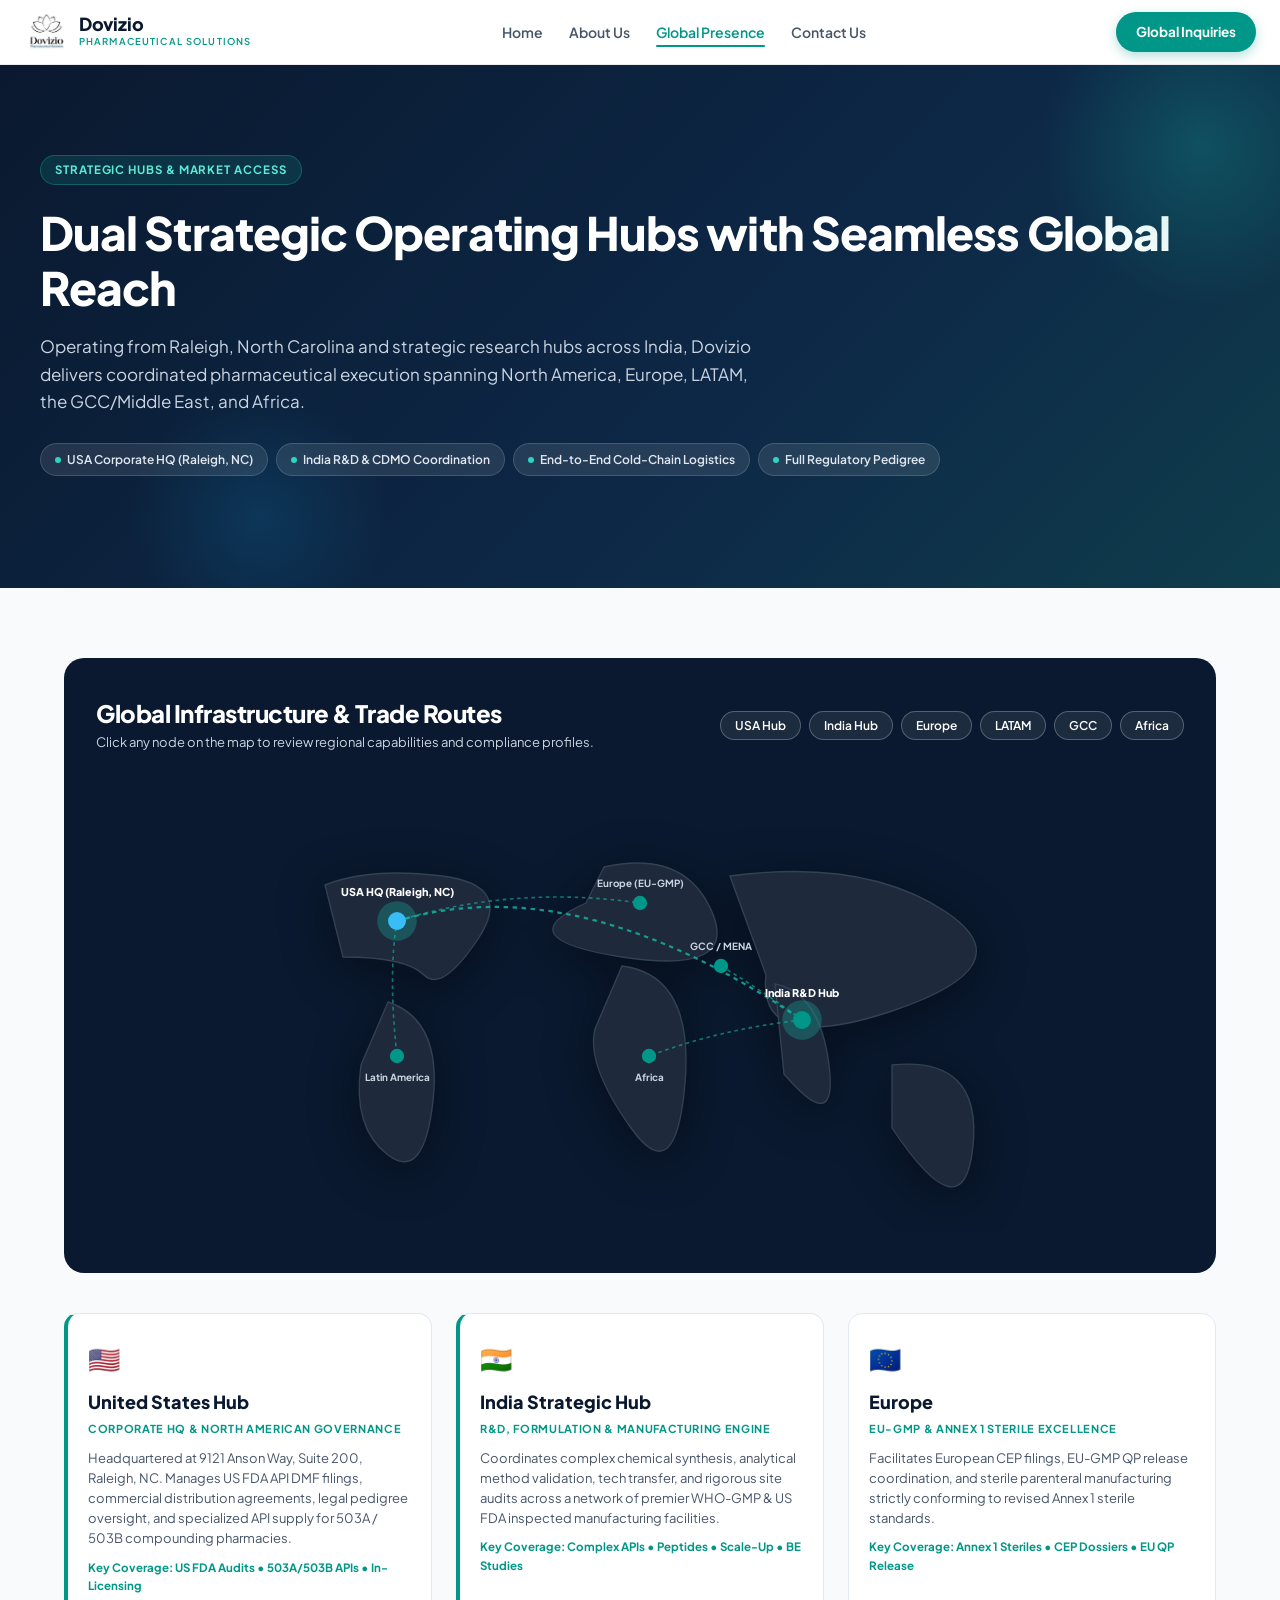
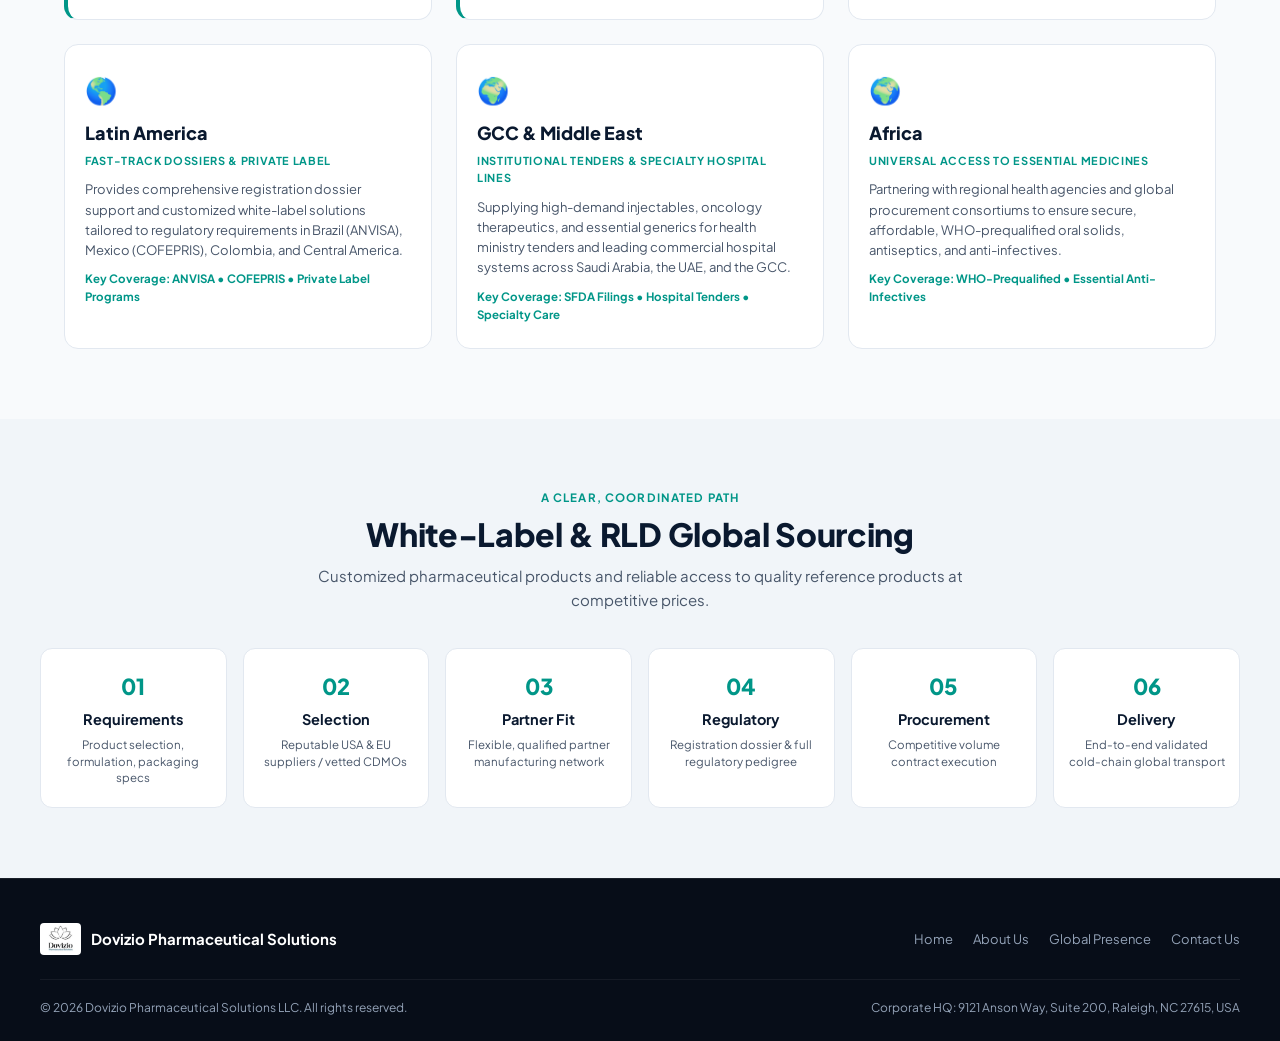
<file: global-presence.html>
<!DOCTYPE html>
<html lang="en">
<head>
  <meta charset="UTF-8">
  <meta name="viewport" content="width=device-width, initial-scale=1.0, maximum-scale=5.0">
  <title>Global Presence — Dovizio Pharmaceutical Solutions</title>
  <link rel="preconnect" href="https://fonts.googleapis.com">
  <link rel="preconnect" href="https://fonts.gstatic.com" crossorigin>
  <link href="https://fonts.googleapis.com/css2?family=Plus+Jakarta+Sans:wght@300;400;500;600;700;800&display=swap" rel="stylesheet">
  <link rel="stylesheet" href="css/styles.css">
  <link rel="icon" type="image/png" href="assets/logo.png">
</head>
<body>

  <!-- Global Header Navigation -->
  <nav class="site-nav">
    <div class="site-logo">
      <a href="home.html" class="site-logo-link">
        <img src="assets/logo.png" alt="Dovizio Logo" class="logo-img">
        <div class="logo-text-wrap">
          <span class="logo-brand-name">Dovizio</span>
          <span class="logo-sub-name">Pharmaceutical Solutions</span>
        </div>
      </a>
    </div>

    <!-- Desktop Navigation Links -->
    <ul class="nav-links">
      <li><a href="home.html">Home</a></li>
      <li><a href="about.html">About Us</a></li>
      <li><a href="global-presence.html" class="active">Global Presence</a></li>
      <li><a href="contact.html">Contact Us</a></li>
    </ul>

    <!-- Action & Hamburger Toggle -->
    <div class="nav-actions">
      <a href="contact.html" class="nav-cta nav-cta-desktop">Global Inquiries</a>
      <button class="mobile-menu-btn" id="mobileMenuBtn" aria-label="Toggle navigation menu" onclick="toggleMobileMenu()">
        <span class="bar bar1"></span>
        <span class="bar bar2"></span>
        <span class="bar bar3"></span>
      </button>
    </div>
  </nav>

  <!-- Mobile & Tablet Slide-Down Menu Drawer -->
  <div id="mobileMenuDrawer" class="mobile-menu-drawer">
    <div class="mobile-menu-inner">
      <ul class="mobile-nav-links">
        <li><a href="home.html"><span class="icon">🏠</span> Home</a></li>
        <li><a href="about.html"><span class="icon">🏢</span> About Us</a></li>
        <li><a href="global-presence.html" class="active"><span class="icon">🌐</span> Global Presence</a></li>
        <li><a href="contact.html"><span class="icon">✉️</span> Contact Us</a></li>
      </ul>
      <div class="mobile-drawer-cta">
        <a href="contact.html" class="btn-primary" style="width:100%; justify-content:center; padding:12px; font-size:14px;">
          Global Inquiries ➔
        </a>
      </div>
      <div class="mobile-drawer-info">
        <div class="mobile-info-item">
          <span class="mobile-info-label">Corporate HQ:</span>
          <span class="mobile-info-val">Raleigh, NC, USA</span>
        </div>
        <div class="mobile-info-item">
          <span class="mobile-info-label">Inquiries:</span>
          <a href="mailto:bd@doviziopharma.com" class="mobile-info-val text-teal">bd@doviziopharma.com</a>
        </div>
        <div class="mobile-info-item">
          <span class="mobile-info-label">Call / WhatsApp:</span>
          <a href="tel:+919979895682" class="mobile-info-val">+91-9979895682</a>
        </div>
      </div>
    </div>
  </div>

  <!-- Global Hero Banner (Slide 5, 9, 15) -->
  <section class="hero-section">
    <div class="hero-glow-1"></div>
    <div class="hero-glow-2"></div>
    <div style="max-width: 1200px; margin: 0 auto; width: 100%;">
      <div class="hero-tag">Strategic Hubs & Market Access</div>
      <h1 class="hero-title">
        Dual Strategic Operating Hubs with Seamless Global Reach
      </h1>
      <p class="hero-subtitle">
        Operating from Raleigh, North Carolina and strategic research hubs across India, Dovizio delivers coordinated pharmaceutical execution spanning North America, Europe, LATAM, the GCC/Middle East, and Africa.
      </p>
      <div class="hero-pills">
        <div class="hero-pill"><span class="dot"></span> USA Corporate HQ (Raleigh, NC)</div>
        <div class="hero-pill"><span class="dot"></span> India R&D & CDMO Coordination</div>
        <div class="hero-pill"><span class="dot"></span> End-to-End Cold-Chain Logistics</div>
        <div class="hero-pill"><span class="dot"></span> Full Regulatory Pedigree</div>
      </div>
    </div>
  </section>

  <!-- Interactive Operations Map & Footprint -->
  <section class="section-wrap" style="max-width: 1200px; margin: 0 auto;">
    <div class="global-map-card">
      <div style="display:flex; justify-content:space-between; align-items:center; margin-bottom:24px; flex-wrap:wrap; gap:16px;">
        <div>
          <h2 style="font-size: clamp(20px, 3vw, 24px); font-weight:800; color:#fff; margin-bottom:4px;">Global Infrastructure & Trade Routes</h2>
          <p style="font-size:13px; color:#cbd5e1;">Click any node on the map to review regional capabilities and compliance profiles.</p>
        </div>
        <div class="map-filter-buttons">
          <button onclick="highlightHub('usa')" class="btn-outline-white" style="font-size:12px; padding:6px 14px;">USA Hub</button>
          <button onclick="highlightHub('india')" class="btn-outline-white" style="font-size:12px; padding:6px 14px;">India Hub</button>
          <button onclick="highlightHub('europe')" class="btn-outline-white" style="font-size:12px; padding:6px 14px;">Europe</button>
          <button onclick="highlightHub('latam')" class="btn-outline-white" style="font-size:12px; padding:6px 14px;">LATAM</button>
          <button onclick="highlightHub('gcc')" class="btn-outline-white" style="font-size:12px; padding:6px 14px;">GCC</button>
          <button onclick="highlightHub('africa')" class="btn-outline-white" style="font-size:12px; padding:6px 14px;">Africa</button>
        </div>
      </div>

      <!-- High-Fidelity SVG World Map -->
      <div class="map-svg-wrap">
        <svg viewBox="0 0 1000 500" fill="none" xmlns="http://www.w3.org/2000/svg">
          <!-- Continents -->
          <path d="M150 120 Q 200 100, 280 110 T 320 180 T 260 220 T 170 200 Z" fill="#1e293b" stroke="#334155" stroke-width="1.5"/>
          <path d="M220 250 Q 280 270, 270 360 T 220 420 T 190 320 Z" fill="#1e293b" stroke="#334155" stroke-width="1.5"/>
          <path d="M460 100 Q 550 80, 580 150 T 480 200 T 440 140 Z" fill="#1e293b" stroke="#334155" stroke-width="1.5"/>
          <path d="M480 210 Q 560 220, 550 340 T 490 390 T 450 280 Z" fill="#1e293b" stroke="#334155" stroke-width="1.5"/>
          <path d="M600 110 Q 750 90, 840 150 T 780 260 T 640 220 Z" fill="#1e293b" stroke="#334155" stroke-width="1.5"/>
          <path d="M650 230 Q 700 240, 710 320 T 660 330 Z" fill="#1e293b" stroke="#334155" stroke-width="1.5"/>
          <path d="M780 320 Q 880 310, 870 410 T 780 390 Z" fill="#1e293b" stroke="#334155" stroke-width="1.5"/>

          <!-- High-Tech Inter-Hub Connections -->
          <path d="M 230 160 Q 430 100, 680 270" stroke="#14b8a6" stroke-width="2.5" stroke-dasharray="5 5" opacity="0.8"/>
          <path d="M 230 160 Q 360 120, 500 140" stroke="#14b8a6" stroke-width="1.8" stroke-dasharray="4 4" opacity="0.6"/>
          <path d="M 680 270 Q 590 280, 510 310" stroke="#14b8a6" stroke-width="1.8" stroke-dasharray="4 4" opacity="0.6"/>
          <path d="M 230 160 Q 220 220, 230 310" stroke="#14b8a6" stroke-width="1.8" stroke-dasharray="4 4" opacity="0.6"/>
          <path d="M 680 270 Q 640 240, 590 210" stroke="#14b8a6" stroke-width="1.8" stroke-dasharray="4 4" opacity="0.6"/>

          <!-- USA HQ Pin -->
          <g class="map-pin" onclick="highlightHub('usa')">
            <circle cx="230" cy="160" r="22" fill="rgba(20,184,166,0.3)"/>
            <circle id="pin-usa" cx="230" cy="160" r="10" fill="#38bdf8"/>
            <text x="230" y="132" fill="#fff" font-size="12" font-weight="800" text-anchor="middle">USA HQ (Raleigh, NC)</text>
          </g>

          <!-- India Hub Pin -->
          <g class="map-pin" onclick="highlightHub('india')">
            <circle cx="680" cy="270" r="22" fill="rgba(20,184,166,0.3)"/>
            <circle id="pin-india" cx="680" cy="270" r="10" fill="#009688"/>
            <text x="680" y="244" fill="#fff" font-size="12" font-weight="800" text-anchor="middle">India R&D Hub</text>
          </g>

          <!-- Europe Pin -->
          <g class="map-pin" onclick="highlightHub('europe')">
            <circle id="pin-europe" cx="500" cy="140" r="8" fill="#009688"/>
            <text x="500" y="122" fill="#cbd5e1" font-size="11" font-weight="700" text-anchor="middle">Europe (EU-GMP)</text>
          </g>

          <!-- LATAM Pin -->
          <g class="map-pin" onclick="highlightHub('latam')">
            <circle id="pin-latam" cx="230" cy="310" r="8" fill="#009688"/>
            <text x="230" y="338" fill="#cbd5e1" font-size="11" font-weight="700" text-anchor="middle">Latin America</text>
          </g>

          <!-- GCC Pin -->
          <g class="map-pin" onclick="highlightHub('gcc')">
            <circle id="pin-gcc" cx="590" cy="210" r="8" fill="#009688"/>
            <text x="590" y="192" fill="#cbd5e1" font-size="11" font-weight="700" text-anchor="middle">GCC / MENA</text>
          </g>

          <!-- Africa Pin -->
          <g class="map-pin" onclick="highlightHub('africa')">
            <circle id="pin-africa" cx="510" cy="310" r="8" fill="#009688"/>
            <text x="510" y="338" fill="#cbd5e1" font-size="11" font-weight="700" text-anchor="middle">Africa</text>
          </g>
        </svg>
      </div>
    </div>

    <!-- Hub Cards Detailed Grid -->
    <div class="hubs-grid">
      <div class="hub-card primary" id="card-usa" onclick="highlightHub('usa')">
        <div class="hub-flag">🇺🇸</div>
        <div class="hub-name">United States Hub</div>
        <div class="hub-role">Corporate HQ & North American Governance</div>
        <p class="hub-details">
          Headquartered at 9121 Anson Way, Suite 200, Raleigh, NC. Manages US FDA API DMF filings, commercial distribution agreements, legal pedigree oversight, and specialized API supply for 503A / 503B compounding pharmacies.
        </p>
        <div style="font-size: 11.5px; color: var(--teal-primary); font-weight: 700; margin-top: 10px;">
          Key Coverage: US FDA Audits • 503A/503B APIs • In-Licensing
        </div>
      </div>

      <div class="hub-card primary" id="card-india" onclick="highlightHub('india')">
        <div class="hub-flag">🇮🇳</div>
        <div class="hub-name">India Strategic Hub</div>
        <div class="hub-role">R&D, Formulation & Manufacturing Engine</div>
        <p class="hub-details">
          Coordinates complex chemical synthesis, analytical method validation, tech transfer, and rigorous site audits across a network of premier WHO-GMP & US FDA inspected manufacturing facilities.
        </p>
        <div style="font-size: 11.5px; color: var(--teal-primary); font-weight: 700; margin-top: 10px;">
          Key Coverage: Complex APIs • Peptides • Scale-Up • BE Studies
        </div>
      </div>

      <div class="hub-card" id="card-europe" onclick="highlightHub('europe')">
        <div class="hub-flag">🇪🇺</div>
        <div class="hub-name">Europe</div>
        <div class="hub-role">EU-GMP & Annex 1 Sterile Excellence</div>
        <p class="hub-details">
          Facilitates European CEP filings, EU-GMP QP release coordination, and sterile parenteral manufacturing strictly conforming to revised Annex 1 sterile standards.
        </p>
        <div style="font-size: 11.5px; color: var(--teal-primary); font-weight: 700; margin-top: 10px;">
          Key Coverage: Annex 1 Steriles • CEP Dossiers • EU QP Release
        </div>
      </div>

      <div class="hub-card" id="card-latam" onclick="highlightHub('latam')">
        <div class="hub-flag">🌎</div>
        <div class="hub-name">Latin America</div>
        <div class="hub-role">Fast-Track Dossiers & Private Label</div>
        <p class="hub-details">
          Provides comprehensive registration dossier support and customized white-label solutions tailored to regulatory requirements in Brazil (ANVISA), Mexico (COFEPRIS), Colombia, and Central America.
        </p>
        <div style="font-size: 11.5px; color: var(--teal-primary); font-weight: 700; margin-top: 10px;">
          Key Coverage: ANVISA • COFEPRIS • Private Label Programs
        </div>
      </div>

      <div class="hub-card" id="card-gcc" onclick="highlightHub('gcc')">
        <div class="hub-flag">🌍</div>
        <div class="hub-name">GCC & Middle East</div>
        <div class="hub-role">Institutional Tenders & Specialty Hospital Lines</div>
        <p class="hub-details">
          Supplying high-demand injectables, oncology therapeutics, and essential generics for health ministry tenders and leading commercial hospital systems across Saudi Arabia, the UAE, and the GCC.
        </p>
        <div style="font-size: 11.5px; color: var(--teal-primary); font-weight: 700; margin-top: 10px;">
          Key Coverage: SFDA Filings • Hospital Tenders • Specialty Care
        </div>
      </div>

      <div class="hub-card" id="card-africa" onclick="highlightHub('africa')">
        <div class="hub-flag">🌍</div>
        <div class="hub-name">Africa</div>
        <div class="hub-role">Universal Access to Essential Medicines</div>
        <p class="hub-details">
          Partnering with regional health agencies and global procurement consortiums to ensure secure, affordable, WHO-prequalified oral solids, antiseptics, and anti-infectives.
        </p>
        <div style="font-size: 11.5px; color: var(--teal-primary); font-weight: 700; margin-top: 10px;">
          Key Coverage: WHO-Prequalified • Essential Anti-Infectives
        </div>
      </div>
    </div>
  </section>

  <!-- Cold Chain & Sourcing Workflow (Slide 10) -->
  <section class="section-wrap alt-bg">
    <div style="max-width: 1200px; margin: 0 auto;">
      <div class="section-header">
        <div class="section-subtitle">A Clear, Coordinated Path</div>
        <h2 class="section-title">White-Label & RLD Global Sourcing</h2>
        <p class="section-desc">Customized pharmaceutical products and reliable access to quality reference products at competitive prices.</p>
      </div>
      <div class="workflow-row steps-6">
        <div class="workflow-step">
          <div class="workflow-num">01</div>
          <div class="workflow-label">Requirements</div>
          <p class="workflow-desc">Product selection, formulation, packaging specs</p>
        </div>
        <div class="workflow-step">
          <div class="workflow-num">02</div>
          <div class="workflow-label">Selection</div>
          <p class="workflow-desc">Reputable USA & EU suppliers / vetted CDMOs</p>
        </div>
        <div class="workflow-step">
          <div class="workflow-num">03</div>
          <div class="workflow-label">Partner Fit</div>
          <p class="workflow-desc">Flexible, qualified partner manufacturing network</p>
        </div>
        <div class="workflow-step">
          <div class="workflow-num">04</div>
          <div class="workflow-label">Regulatory</div>
          <p class="workflow-desc">Registration dossier & full regulatory pedigree</p>
        </div>
        <div class="workflow-step">
          <div class="workflow-num">05</div>
          <div class="workflow-label">Procurement</div>
          <p class="workflow-desc">Competitive volume contract execution</p>
        </div>
        <div class="workflow-step">
          <div class="workflow-num">06</div>
          <div class="workflow-label">Delivery</div>
          <p class="workflow-desc">End-to-end validated cold-chain global transport</p>
        </div>
      </div>
    </div>
  </section>

  <!-- Footer -->
  <footer class="site-footer">
    <div style="max-width: 1200px; margin: 0 auto;">
      <div class="footer-top">
        <div class="footer-brand">
          <img src="assets/logo.png" alt="Dovizio">
          <span style="font-weight:700; color:#fff; font-size:15px;">Dovizio Pharmaceutical Solutions</span>
        </div>
        <ul class="footer-links">
          <li><a href="home.html">Home</a></li>
          <li><a href="about.html">About Us</a></li>
          <li><a href="global-presence.html">Global Presence</a></li>
          <li><a href="contact.html">Contact Us</a></li>
        </ul>
      </div>
      <div class="footer-bottom">
        <span>© 2026 Dovizio Pharmaceutical Solutions LLC. All rights reserved.</span>
        <span>Corporate HQ: 9121 Anson Way, Suite 200, Raleigh, NC 27615, USA</span>
      </div>
    </div>
  </footer>

  <script src="js/main.js"></script>
</body>
</html>
</file>
<file: css/styles.css>
/* ==========================================================================
   Dovizio Pharmaceutical Solutions — Design System & Corporate Stylesheet
   Fully Responsive for Desktop, iPad, Tablet, and Mobile devices
   Color Palette:
     - Calming Teal: #0d9488, #009688, #14b8a6, #2dd4bf
     - Deep Authoritative Navy: #0a192f, #0d213f, #1e293b
     - Soft Mint / Ice Surface: #f0fdfa, #e6f4f1
     - Warm Whitespace & Slate: #ffffff, #f8fafc, #f1f5f9, #64748b, #0f172a
   ========================================================================== */

:root {
  --teal-primary: #009688;
  --teal-dark: #0d9488;
  --teal-light: #14b8a6;
  --teal-soft: #e6f4f1;
  --teal-subtle: #f0fdfa;
  --teal-glow: rgba(20, 184, 166, 0.25);

  --navy-dark: #0a192f;
  --navy-card: #0d213f;
  --navy-light: #1e3a5f;
  --navy-border: #1e293b;

  --surface-bg: #f8fafc;
  --surface-card: #ffffff;
  --surface-muted: #f1f5f9;

  --text-primary: #0f172a;
  --text-secondary: #475569;
  --text-muted: #94a3b8;
  --text-light: #f8fafc;

  --glass-bg: rgba(255, 255, 255, 0.85);
  --glass-border: rgba(255, 255, 255, 0.4);
  --glass-shadow: 0 20px 40px -15px rgba(10, 25, 47, 0.08);

  --radius-sm: 8px;
  --radius-md: 14px;
  --radius-lg: 20px;
  --radius-full: 9999px;

  --transition-fast: 0.2s cubic-bezier(0.4, 0, 0.2, 1);
  --transition-smooth: 0.35s cubic-bezier(0.16, 1, 0.3, 1);
}

/* Base & Reset */
*, *::before, *::after {
  box-sizing: border-box;
  margin: 0;
  padding: 0;
}

html {
  font-family: 'Plus Jakarta Sans', 'Inter', -apple-system, BlinkMacSystemFont, "Segoe UI", Roboto, sans-serif;
  color: var(--text-primary);
  background-color: var(--surface-bg);
  scroll-behavior: smooth;
  -webkit-font-smoothing: antialiased;
  -webkit-text-size-adjust: 100%;
}

body {
  line-height: 1.6;
  font-size: 15px;
  color: var(--text-primary);
  background-color: var(--surface-bg);
  overflow-x: hidden;
  position: relative;
  width: 100%;
}

body.menu-open {
  overflow: hidden;
}

a {
  color: inherit;
  text-decoration: none;
  touch-action: manipulation;
}

button {
  font-family: inherit;
  cursor: pointer;
  border: none;
  background: transparent;
  touch-action: manipulation;
}

img {
  max-width: 100%;
  height: auto;
  display: block;
}

/* Typography */
h1, h2, h3, h4, h5, h6 {
  color: var(--navy-dark);
  font-weight: 700;
  line-height: 1.25;
  letter-spacing: -0.02em;
}

/* ==========================================================================
   Navigation Bar (Desktop, Tablet, iPad, Mobile)
   ========================================================================== */

.site-nav {
  position: sticky;
  top: 0;
  z-index: 100;
  background: rgba(255, 255, 255, 0.95);
  backdrop-filter: blur(14px);
  -webkit-backdrop-filter: blur(14px);
  border-bottom: 1px solid rgba(15, 23, 42, 0.08);
  padding: 12px 24px;
  display: flex;
  align-items: center;
  justify-content: space-between;
  transition: padding var(--transition-fast);
}

.site-logo {
  display: flex;
  align-items: center;
}

.site-logo-link {
  display: flex;
  align-items: center;
  gap: 10px;
}

.site-logo img,
.logo-img {
  height: 38px;
  width: auto;
  flex-shrink: 0;
}

.logo-text-wrap {
  display: flex;
  flex-direction: column;
}

.logo-brand-name {
  font-size: 18px;
  font-weight: 800;
  color: var(--navy-dark);
  line-height: 1.1;
  letter-spacing: -0.01em;
}

.logo-sub-name {
  font-size: 9.5px;
  font-weight: 600;
  color: var(--teal-primary);
  text-transform: uppercase;
  letter-spacing: 0.12em;
}

/* Desktop Navigation Links */
.nav-links {
  display: flex;
  align-items: center;
  gap: 26px;
  list-style: none;
}

.nav-links a {
  font-size: 14px;
  font-weight: 600;
  color: var(--text-secondary);
  transition: var(--transition-fast);
  position: relative;
  padding: 6px 0;
}

.nav-links a:hover,
.nav-links a.active {
  color: var(--teal-primary);
}

.nav-links a.active::after {
  content: '';
  position: absolute;
  bottom: 0;
  left: 0;
  width: 100%;
  height: 2px;
  background: var(--teal-primary);
  border-radius: 2px;
}

.nav-actions {
  display: flex;
  align-items: center;
  gap: 12px;
}

.nav-cta {
  background: var(--teal-primary);
  color: #ffffff !important;
  font-size: 13.5px;
  font-weight: 700;
  padding: 9px 20px;
  border-radius: var(--radius-full);
  box-shadow: 0 4px 12px rgba(0, 150, 136, 0.3);
  transition: var(--transition-fast);
  display: inline-flex;
  align-items: center;
  gap: 6px;
  white-space: nowrap;
}

.nav-cta:hover {
  background: var(--teal-dark);
  transform: translateY(-1px);
  box-shadow: 0 6px 16px rgba(0, 150, 136, 0.4);
}

/* Mobile & Tablet Hamburger Toggle Button */
.mobile-menu-btn {
  display: none;
  flex-direction: column;
  justify-content: center;
  align-items: center;
  width: 42px;
  height: 42px;
  border-radius: 10px;
  background: #f1f5f9;
  border: 1px solid #cbd5e1;
  cursor: pointer;
  padding: 0;
  transition: all var(--transition-fast);
}

.mobile-menu-btn:hover,
.mobile-menu-btn:focus {
  background: #e2e8f0;
}

.mobile-menu-btn.open {
  background: rgba(20, 184, 166, 0.15);
  border-color: var(--teal-primary);
}

.mobile-menu-btn .bar {
  width: 22px;
  height: 2px;
  background: var(--navy-dark);
  border-radius: 2px;
  transition: transform 0.3s ease, opacity 0.25s ease, background-color 0.3s ease;
  margin: 2.5px 0;
}

.mobile-menu-btn.open .bar {
  background: var(--teal-primary);
}

.mobile-menu-btn.open .bar1 {
  transform: translateY(7px) rotate(45deg);
}

.mobile-menu-btn.open .bar2 {
  opacity: 0;
  transform: scaleX(0);
}

.mobile-menu-btn.open .bar3 {
  transform: translateY(-7px) rotate(-45deg);
}

/* Mobile & Tablet Menu Drawer */
.mobile-menu-drawer {
  position: fixed;
  top: 63px;
  left: 0;
  right: 0;
  bottom: 0;
  background: rgba(10, 25, 47, 0.65);
  backdrop-filter: blur(12px);
  -webkit-backdrop-filter: blur(12px);
  z-index: 99;
  opacity: 0;
  visibility: hidden;
  pointer-events: none;
  transition: opacity 0.3s ease, visibility 0.3s ease;
}

.mobile-menu-drawer.active {
  opacity: 1;
  visibility: visible;
  pointer-events: auto;
}

.mobile-menu-inner {
  background: #ffffff;
  max-height: calc(100vh - 63px);
  overflow-y: auto;
  padding: 22px 20px 32px;
  border-bottom: 3px solid var(--teal-primary);
  box-shadow: 0 20px 40px rgba(10, 25, 47, 0.25);
  transform: translateY(-20px);
  transition: transform 0.3s cubic-bezier(0.16, 1, 0.3, 1);
}

.mobile-menu-drawer.active .mobile-menu-inner {
  transform: translateY(0);
}

.mobile-nav-links {
  list-style: none;
  display: flex;
  flex-direction: column;
  gap: 8px;
  margin-bottom: 20px;
}

.mobile-nav-links a {
  display: flex;
  align-items: center;
  gap: 12px;
  padding: 13px 16px;
  font-size: 15px;
  font-weight: 700;
  color: var(--navy-dark);
  border-radius: 10px;
  background: #f8fafc;
  border: 1px solid #e2e8f0;
  transition: all var(--transition-fast);
}

.mobile-nav-links a:hover,
.mobile-nav-links a:focus,
.mobile-nav-links a.active {
  background: #f0fdfa;
  color: var(--teal-primary);
  border-color: var(--teal-light);
  transform: translateX(4px);
}

.mobile-nav-links a .icon {
  font-size: 18px;
  width: 24px;
  text-align: center;
}

.mobile-drawer-cta {
  margin-bottom: 20px;
}

.mobile-drawer-info {
  padding-top: 18px;
  border-top: 1px solid #e2e8f0;
  display: flex;
  flex-direction: column;
  gap: 8px;
  font-size: 12.5px;
  color: var(--text-secondary);
}

.mobile-info-item {
  display: flex;
  justify-content: space-between;
  align-items: center;
}

.mobile-info-label {
  font-weight: 600;
  color: var(--text-muted);
}

.mobile-info-val {
  font-weight: 700;
  color: var(--navy-dark);
}

.mobile-info-val.text-teal {
  color: var(--teal-primary);
}

/* ==========================================================================
   Hero Section
   ========================================================================== */

.hero-section {
  position: relative;
  background: linear-gradient(135deg, #0a192f 0%, #0d2847 60%, #0f3d4c 100%);
  color: #ffffff;
  padding: clamp(50px, 8vw, 90px) clamp(16px, 4vw, 40px) clamp(44px, 7vw, 80px);
  overflow: hidden;
}

.hero-glow-1 {
  position: absolute;
  top: -80px;
  right: -80px;
  width: 320px;
  height: 320px;
  background: radial-gradient(circle, rgba(20, 184, 166, 0.25) 0%, transparent 70%);
  border-radius: 50%;
  pointer-events: none;
}

.hero-glow-2 {
  position: absolute;
  bottom: -60px;
  left: 10%;
  width: 260px;
  height: 260px;
  background: radial-gradient(circle, rgba(14, 165, 233, 0.15) 0%, transparent 70%);
  border-radius: 50%;
  pointer-events: none;
}

.hero-tag {
  display: inline-flex;
  align-items: center;
  gap: 8px;
  background: rgba(20, 184, 166, 0.15);
  border: 1px solid rgba(20, 184, 166, 0.35);
  color: #5eead4;
  padding: 5px 14px;
  border-radius: var(--radius-full);
  font-size: 11.5px;
  font-weight: 700;
  text-transform: uppercase;
  letter-spacing: 0.08em;
  margin-bottom: 20px;
}

.hero-title {
  color: #ffffff;
  font-size: clamp(26px, 5vw, 46px);
  font-weight: 800;
  line-height: 1.2;
  letter-spacing: -0.02em;
  margin-bottom: 18px;
}

.hero-subtitle {
  color: #cbd5e1;
  font-size: clamp(14px, 2vw, 17px);
  line-height: 1.6;
  max-width: 720px;
  margin-bottom: 28px;
}

.hero-pills {
  display: flex;
  flex-wrap: wrap;
  gap: 8px;
  margin-bottom: 32px;
}

.hero-pill {
  background: rgba(255, 255, 255, 0.1);
  backdrop-filter: blur(8px);
  border: 1px solid rgba(255, 255, 255, 0.15);
  color: #e2e8f0;
  font-size: clamp(11px, 1.8vw, 12px);
  font-weight: 600;
  padding: 6px 14px;
  border-radius: var(--radius-full);
  display: inline-flex;
  align-items: center;
  gap: 6px;
}

.hero-pill span.dot {
  width: 6px;
  height: 6px;
  background: #2dd4bf;
  border-radius: 50%;
  flex-shrink: 0;
}

.hero-buttons {
  display: flex;
  align-items: center;
  flex-wrap: wrap;
  gap: 14px;
}

.btn-primary {
  background: var(--teal-primary);
  color: #ffffff;
  font-weight: 700;
  font-size: 14px;
  padding: 12px 26px;
  border-radius: var(--radius-full);
  transition: var(--transition-fast);
  display: inline-flex;
  align-items: center;
  gap: 8px;
  box-shadow: 0 4px 14px rgba(0, 150, 136, 0.35);
  white-space: nowrap;
}

.btn-primary:hover {
  background: var(--teal-dark);
  transform: translateY(-1px);
}

.btn-outline-white {
  background: rgba(255, 255, 255, 0.08);
  border: 1px solid rgba(255, 255, 255, 0.25);
  color: #ffffff;
  font-weight: 600;
  font-size: 14px;
  padding: 12px 24px;
  border-radius: var(--radius-full);
  transition: var(--transition-fast);
  display: inline-flex;
  align-items: center;
  gap: 8px;
  white-space: nowrap;
}

.btn-outline-white:hover {
  background: rgba(255, 255, 255, 0.18);
}

/* ==========================================================================
   Sections & Containers
   ========================================================================== */

.section-wrap {
  padding: clamp(40px, 6vw, 70px) clamp(16px, 4vw, 24px);
}

.section-wrap.alt-bg {
  background: #f1f5f9;
}

.section-header {
  text-align: center;
  max-width: 680px;
  margin: 0 auto clamp(24px, 4vw, 36px);
}

.section-subtitle {
  color: var(--teal-primary);
  font-size: 11.5px;
  font-weight: 700;
  text-transform: uppercase;
  letter-spacing: 0.1em;
  margin-bottom: 6px;
}

.section-title {
  font-size: clamp(22px, 3.8vw, 32px);
  font-weight: 800;
  color: var(--navy-dark);
  letter-spacing: -0.01em;
  margin-bottom: 10px;
}

.section-desc {
  font-size: clamp(13px, 1.8vw, 15px);
  color: var(--text-secondary);
}

/* ==========================================================================
   Grids & Components (Responsive System)
   ========================================================================== */

/* 4 Pillars Grid (Slide 2) */
.pillars-grid {
  display: grid;
  grid-template-columns: repeat(4, 1fr);
  gap: 20px;
}

.pillar-card {
  background: #ffffff;
  border: 1px solid #e2e8f0;
  border-radius: var(--radius-md);
  padding: 22px 18px;
  transition: var(--transition-fast);
  position: relative;
  overflow: hidden;
}

.pillar-card:hover {
  border-color: var(--teal-light);
  box-shadow: 0 10px 24px -10px rgba(13, 148, 136, 0.2);
  transform: translateY(-2px);
}

.pillar-icon-box {
  width: 42px;
  height: 42px;
  background: var(--teal-soft);
  color: var(--teal-primary);
  border-radius: 10px;
  display: flex;
  align-items: center;
  justify-content: center;
  font-size: 20px;
  margin-bottom: 14px;
}

.pillar-title {
  font-size: 16px;
  font-weight: 700;
  margin-bottom: 6px;
  color: var(--navy-dark);
}

.pillar-desc {
  font-size: 13px;
  color: var(--text-secondary);
  line-height: 1.5;
}

/* Dosage Form Breadth Grid (Slide 8) */
.dosage-grid {
  display: grid;
  grid-template-columns: repeat(3, 1fr);
  gap: 20px;
}

.dosage-card {
  background: #ffffff;
  border: 1px solid #e2e8f0;
  border-radius: 14px;
  padding: 20px 16px;
  text-align: center;
  transition: var(--transition-fast);
  cursor: pointer;
}

.dosage-card:hover {
  border-color: var(--teal-primary);
  box-shadow: 0 8px 20px -8px rgba(0, 150, 136, 0.25);
  background: #fafdfc;
  transform: translateY(-2px);
}

.dosage-letter {
  width: 38px;
  height: 38px;
  border-radius: 50%;
  background: var(--navy-dark);
  color: #ffffff;
  font-weight: 800;
  font-size: 15px;
  display: flex;
  align-items: center;
  justify-content: center;
  margin: 0 auto 12px;
}

.dosage-letter.accent {
  background: var(--teal-primary);
}

.dosage-name {
  font-size: 13.5px;
  font-weight: 800;
  color: var(--navy-dark);
  text-transform: uppercase;
  letter-spacing: 0.04em;
  margin-bottom: 4px;
}

.dosage-type {
  font-size: 12.5px;
  font-weight: 600;
  color: var(--teal-primary);
  margin-bottom: 4px;
}

.dosage-sub {
  font-size: 11.5px;
  color: var(--text-muted);
}

/* Value Proposition & Delivery Workflow (Slide 14 & Slide 10) */
.workflow-row {
  display: grid;
  grid-template-columns: repeat(5, 1fr);
  gap: 16px;
}

.workflow-row.steps-6 {
  grid-template-columns: repeat(6, 1fr);
}

.workflow-step {
  background: #ffffff;
  border: 1px solid #e2e8f0;
  border-radius: 12px;
  padding: 20px 14px;
  text-align: center;
  transition: var(--transition-fast);
}

.workflow-step:hover {
  border-color: var(--teal-primary);
  box-shadow: 0 6px 18px -6px rgba(0, 150, 136, 0.2);
}

.workflow-num {
  font-size: 22px;
  font-weight: 900;
  color: var(--teal-primary);
  margin-bottom: 4px;
}

.workflow-label {
  font-size: 14.5px;
  font-weight: 700;
  color: var(--navy-dark);
  margin-bottom: 6px;
}

.workflow-desc {
  font-size: 11.5px;
  color: var(--text-secondary);
  line-height: 1.45;
}

/* Compliance Badges (Slide 12) */
.compliance-strip {
  background: #0a192f;
  color: #ffffff;
  border-radius: var(--radius-md);
  padding: clamp(24px, 4vw, 36px) clamp(16px, 4vw, 30px);
  display: grid;
  grid-template-columns: repeat(4, 1fr);
  gap: 20px;
  text-align: center;
}

.compliance-badge-name {
  font-size: clamp(20px, 3vw, 24px);
  font-weight: 900;
  color: #2dd4bf;
  letter-spacing: 0.05em;
  margin-bottom: 4px;
}

.compliance-badge-title {
  font-size: clamp(13px, 1.8vw, 15px);
  font-weight: 700;
  color: #ffffff;
  margin-bottom: 4px;
}

.compliance-badge-desc {
  font-size: clamp(11px, 1.6vw, 12px);
  color: #94a3b8;
}

/* Mission & Vision (Slide 3) */
.mv-grid {
  display: grid;
  grid-template-columns: 1fr 1fr;
  gap: 24px;
}

.mv-card {
  border-radius: var(--radius-md);
  padding: clamp(22px, 3.5vw, 36px) clamp(18px, 3vw, 32px);
  border: 1px solid transparent;
}

.mv-card.mission {
  background: linear-gradient(135deg, #f0fdfa 0%, #e6f4f1 100%);
  border-color: rgba(20, 184, 166, 0.25);
}

.mv-card.vision {
  background: linear-gradient(135deg, #0a192f 0%, #0f2744 100%);
  color: #ffffff;
  border-color: rgba(255, 255, 255, 0.1);
}

.mv-tag {
  font-size: 11.5px;
  font-weight: 800;
  text-transform: uppercase;
  letter-spacing: 0.08em;
  margin-bottom: 10px;
  display: inline-block;
}

.mv-card.mission .mv-tag { color: var(--teal-primary); }
.mv-card.vision .mv-tag { color: #2dd4bf; }

.mv-headline {
  font-size: clamp(17px, 2.4vw, 22px);
  font-weight: 800;
  margin-bottom: 12px;
}

.mv-card.mission .mv-headline { color: var(--navy-dark); }
.mv-card.vision .mv-headline { color: #ffffff; }

.mv-text {
  font-size: clamp(13px, 1.8vw, 14.5px);
  line-height: 1.6;
}

.mv-card.mission .mv-text { color: var(--text-secondary); }
.mv-card.vision .mv-text { color: #cbd5e1; }

/* 4 Core Values Grid (Slide 4) */
.values-grid {
  display: grid;
  grid-template-columns: repeat(4, 1fr);
  gap: 20px;
}

.value-card {
  background: #ffffff;
  border: 1px solid #e2e8f0;
  border-radius: var(--radius-md);
  padding: 24px 20px;
  transition: var(--transition-fast);
}

.value-card:hover {
  border-color: var(--teal-primary);
  box-shadow: 0 8px 24px -10px rgba(0, 150, 136, 0.2);
  transform: translateY(-2px);
}

.value-icon {
  font-size: 28px;
  margin-bottom: 14px;
  display: block;
}

.value-name {
  font-size: 17px;
  font-weight: 800;
  color: var(--navy-dark);
  margin-bottom: 6px;
}

.value-desc {
  font-size: 13px;
  color: var(--text-secondary);
  line-height: 1.5;
}

/* Technical Capabilities Grid (Slide 13) */
.tech-caps-grid {
  display: grid;
  grid-template-columns: repeat(3, 1fr);
  gap: 24px;
}

.tech-caps-card {
  background: #ffffff;
  border: 1px solid #e2e8f0;
  border-top: 4px solid var(--teal-primary);
  border-radius: 12px;
  padding: 28px 22px;
}

/* ==========================================================================
   Global Presence & SVG Map
   ========================================================================== */

.global-map-card {
  background: #0a192f;
  border-radius: var(--radius-lg);
  padding: clamp(24px, 4vw, 40px) clamp(16px, 3vw, 32px);
  color: #ffffff;
  position: relative;
  overflow: hidden;
  margin-bottom: clamp(24px, 4vw, 40px);
}

.map-svg-wrap {
  width: 100%;
  max-width: 900px;
  margin: 0 auto;
  position: relative;
  overflow-x: auto;
  -webkit-overflow-scrolling: touch;
}

.map-svg-wrap svg {
  width: 100%;
  min-width: 600px;
  height: auto;
  filter: drop-shadow(0 10px 25px rgba(0, 0, 0, 0.4));
}

.map-pin {
  cursor: pointer;
  transition: transform 0.2s cubic-bezier(0.34, 1.56, 0.64, 1);
}

.map-pin:hover {
  transform: scale(1.35);
}

.map-filter-buttons {
  display: flex;
  flex-wrap: wrap;
  gap: 8px;
}

.hubs-grid {
  display: grid;
  grid-template-columns: repeat(3, 1fr);
  gap: 24px;
}

.hub-card {
  background: #ffffff;
  border: 1px solid #e2e8f0;
  border-radius: var(--radius-md);
  padding: 24px 20px;
  transition: var(--transition-fast);
  cursor: pointer;
}

.hub-card.primary {
  border-left: 4px solid var(--teal-primary);
}

.hub-card:hover {
  box-shadow: 0 10px 24px -8px rgba(0, 0, 0, 0.08);
  border-color: var(--teal-light);
  transform: translateY(-2px);
}

.hub-flag {
  font-size: 26px;
  margin-bottom: 8px;
}

.hub-name {
  font-size: 18px;
  font-weight: 800;
  color: var(--navy-dark);
  margin-bottom: 4px;
}

.hub-role {
  font-size: 11px;
  font-weight: 700;
  color: var(--teal-primary);
  text-transform: uppercase;
  letter-spacing: 0.06em;
  margin-bottom: 10px;
}

.hub-details {
  font-size: 13px;
  color: var(--text-secondary);
  line-height: 1.55;
}

/* ==========================================================================
   Contact Page Layout & RFP Form
   ========================================================================== */

.drivers-grid {
  display: grid;
  grid-template-columns: repeat(3, 1fr);
  gap: 16px;
  max-width: 960px;
}

.contact-layout {
  display: grid;
  grid-template-columns: 1fr 1.25fr;
  gap: 40px;
}

.contact-info-panel {
  background: #0a192f;
  color: #ffffff;
  border-radius: var(--radius-lg);
  padding: clamp(28px, 4vw, 44px) clamp(20px, 3.5vw, 36px);
  display: flex;
  flex-direction: column;
  justify-content: space-between;
}

.contact-item {
  display: flex;
  align-items: flex-start;
  gap: 16px;
  margin-bottom: 24px;
}

.contact-icon-box {
  width: 42px;
  height: 42px;
  background: rgba(20, 184, 166, 0.2);
  color: #2dd4bf;
  border-radius: 10px;
  display: flex;
  align-items: center;
  justify-content: center;
  font-size: 18px;
  flex-shrink: 0;
}

.contact-item-title {
  font-size: 11.5px;
  font-weight: 700;
  text-transform: uppercase;
  letter-spacing: 0.08em;
  color: #94a3b8;
  margin-bottom: 4px;
}

.contact-item-value {
  font-size: 14.5px;
  color: #ffffff;
  font-weight: 600;
  line-height: 1.5;
}

.contact-email-link {
  color: #38bdf8;
  transition: var(--transition-fast);
}

.contact-email-link:hover {
  text-decoration: underline;
  color: #7dd3fc;
}

.contact-form-panel {
  background: #ffffff;
  border: 1px solid #e2e8f0;
  border-radius: var(--radius-lg);
  padding: clamp(28px, 4vw, 44px) clamp(20px, 3.5vw, 36px);
  box-shadow: var(--glass-shadow);
}

.form-group {
  margin-bottom: 18px;
}

.form-label {
  display: block;
  font-size: 12px;
  font-weight: 700;
  color: var(--navy-dark);
  margin-bottom: 6px;
  text-transform: uppercase;
  letter-spacing: 0.04em;
}

.form-input, .form-select, .form-textarea {
  width: 100%;
  padding: 12px 14px;
  font-size: 14px;
  font-family: inherit;
  color: var(--text-primary);
  background: #f8fafc;
  border: 1px solid #cbd5e1;
  border-radius: 8px;
  transition: var(--transition-fast);
  outline: none;
}

.form-input:focus, .form-select:focus, .form-textarea:focus {
  background: #ffffff;
  border-color: var(--teal-primary);
  box-shadow: 0 0 0 3px var(--teal-glow);
}

.form-row {
  display: grid;
  grid-template-columns: 1fr 1fr;
  gap: 16px;
}

/* ==========================================================================
   Footer
   ========================================================================== */

.site-footer {
  background: #070d18;
  color: #94a3b8;
  border-top: 1px solid rgba(255, 255, 255, 0.08);
  padding: clamp(28px, 4vw, 44px) clamp(16px, 4vw, 24px) 24px;
}

.footer-top {
  display: flex;
  align-items: center;
  justify-content: space-between;
  padding-bottom: 24px;
  border-bottom: 1px solid rgba(255, 255, 255, 0.06);
  flex-wrap: wrap;
  gap: 16px;
}

.footer-brand {
  display: flex;
  align-items: center;
  gap: 10px;
}

.footer-brand img {
  height: 32px;
  background: white;
  border-radius: 4px;
  padding: 2px 4px;
}

.footer-links {
  display: flex;
  gap: 20px;
  list-style: none;
  font-size: 13px;
}

.footer-links a:hover {
  color: #ffffff;
}

.footer-bottom {
  padding-top: 18px;
  display: flex;
  justify-content: space-between;
  align-items: center;
  font-size: 12px;
  flex-wrap: wrap;
  gap: 10px;
}

/* Confirmation Modal */
.modal-overlay {
  position: fixed;
  inset: 0;
  background: rgba(10, 25, 47, 0.75);
  backdrop-filter: blur(8px);
  -webkit-backdrop-filter: blur(8px);
  z-index: 200;
  display: none;
  align-items: center;
  justify-content: center;
  padding: 20px;
}

.modal-overlay.active {
  display: flex;
}

.modal-box {
  background: #ffffff;
  border-radius: var(--radius-lg);
  max-width: 480px;
  width: 100%;
  padding: clamp(24px, 4vw, 36px);
  text-align: center;
  box-shadow: 0 25px 60px rgba(0, 0, 0, 0.35);
  animation: modalPop 0.3s cubic-bezier(0.34, 1.56, 0.64, 1);
}

@keyframes modalPop {
  from { opacity: 0; transform: scale(0.9); }
  to { opacity: 1; transform: scale(1); }
}

/* ==========================================================================
   Comprehensive Responsive Media Queries
   Breakpoints:
     - iPad Pro & Large Tablets: 1024px
     - iPad Air, iPad 10th Gen, Tablets: 834px / 768px
     - Phablets & Large Mobiles: 640px
     - Mobile Phones: 480px / 360px
   ========================================================================== */

/* --- Tablet & iPad Pro / Air Landscape (<= 1024px) --- */
@media (max-width: 1024px) {
  .pillars-grid {
    grid-template-columns: repeat(2, 1fr) !important;
    gap: 16px !important;
  }

  .dosage-grid {
    grid-template-columns: repeat(2, 1fr) !important;
    gap: 16px !important;
  }

  .workflow-row {
    grid-template-columns: repeat(3, 1fr) !important;
    gap: 14px !important;
  }

  .workflow-row.steps-6 {
    grid-template-columns: repeat(3, 1fr) !important;
    gap: 14px !important;
  }

  .compliance-strip {
    grid-template-columns: repeat(2, 1fr) !important;
    gap: 20px !important;
  }

  .values-grid {
    grid-template-columns: repeat(2, 1fr) !important;
    gap: 16px !important;
  }

  .hubs-grid {
    grid-template-columns: repeat(2, 1fr) !important;
    gap: 16px !important;
  }

  .tech-caps-grid {
    grid-template-columns: 1fr !important;
    gap: 16px !important;
  }

  .contact-layout {
    grid-template-columns: 1fr !important;
    gap: 32px !important;
  }

  .drivers-grid {
    grid-template-columns: repeat(2, 1fr) !important;
    gap: 14px !important;
  }
}

/* --- iPad Mini / Tablet Portrait (<= 992px) --- */
@media (max-width: 992px) {
  .nav-links {
    display: none !important;
  }

  .mobile-menu-btn {
    display: flex !important;
  }

  .nav-cta.nav-cta-desktop {
    display: none !important;
  }

  .site-nav {
    padding: 12px 18px;
  }
}

/* --- Small Tablets & Large Phones (<= 768px) --- */
@media (max-width: 768px) {
  .mv-grid {
    grid-template-columns: 1fr !important;
    gap: 16px !important;
  }

  .workflow-row,
  .workflow-row.steps-6 {
    grid-template-columns: repeat(2, 1fr) !important;
  }

  .footer-top {
    flex-direction: column;
    align-items: flex-start;
    gap: 20px;
  }

  .footer-links {
    flex-wrap: wrap;
    gap: 12px 18px;
  }

  .footer-bottom {
    flex-direction: column;
    align-items: flex-start;
    gap: 8px;
    text-align: left;
  }

  .map-filter-buttons {
    width: 100%;
  }

  .map-filter-buttons button {
    flex: 1 1 calc(33.333% - 6px);
    text-align: center;
    justify-content: center;
  }
}

/* --- Mobile Phones (<= 640px) --- */
@media (max-width: 640px) {
  .hero-section {
    padding-top: 40px !important;
    padding-bottom: 40px !important;
  }

  .hero-buttons {
    flex-direction: column;
    width: 100%;
  }

  .hero-buttons .btn-primary,
  .hero-buttons .btn-outline-white {
    width: 100%;
    justify-content: center;
    text-align: center;
  }

  .pillars-grid {
    grid-template-columns: 1fr !important;
  }

  .dosage-grid {
    grid-template-columns: 1fr !important;
  }

  .values-grid {
    grid-template-columns: 1fr !important;
  }

  .hubs-grid {
    grid-template-columns: 1fr !important;
  }

  .drivers-grid {
    grid-template-columns: 1fr !important;
  }

  .form-row {
    grid-template-columns: 1fr !important;
    gap: 14px !important;
  }

  /* Prevent iOS zoom on form input focus */
  .form-input, .form-select, .form-textarea {
    font-size: 16px !important;
    padding: 12px 14px !important;
  }

  .map-filter-buttons button {
    flex: 1 1 calc(50% - 6px);
  }
}

/* --- Extra Small Mobile Phones (<= 520px) --- */
@media (max-width: 520px) {
  .site-nav {
    padding: 10px 14px;
  }

  .site-logo img,
  .logo-img {
    height: 32px;
  }

  .logo-brand-name {
    font-size: 16px;
  }

  .logo-sub-name {
    font-size: 8px;
    letter-spacing: 0.08em;
  }

  .workflow-row,
  .workflow-row.steps-6 {
    grid-template-columns: 1fr !important;
    gap: 12px !important;
  }

  .workflow-step {
    display: flex;
    align-items: flex-start;
    text-align: left !important;
    gap: 14px;
    padding: 16px !important;
  }

  .workflow-num {
    margin-bottom: 0 !important;
    font-size: 22px !important;
    flex-shrink: 0;
  }

  .compliance-strip {
    grid-template-columns: 1fr !important;
    gap: 16px !important;
    padding: 24px 16px !important;
  }
}
</file>
